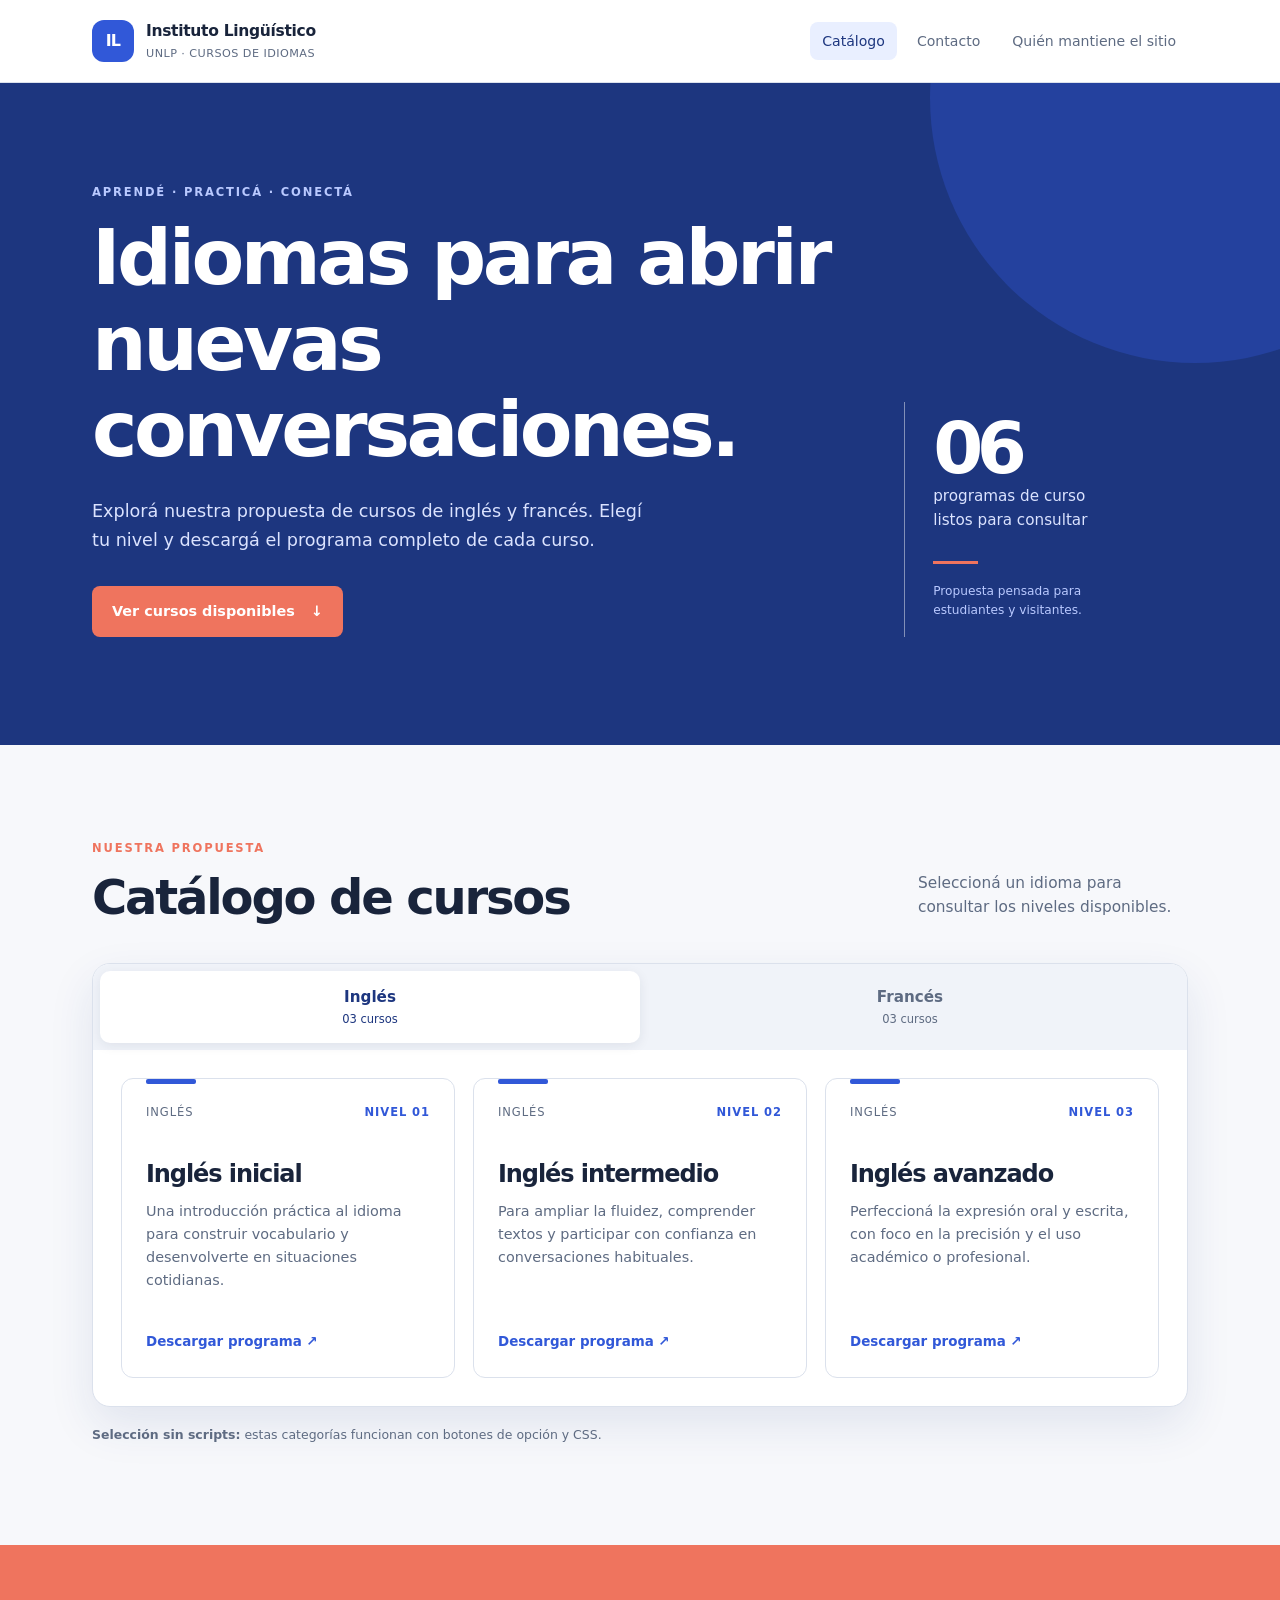
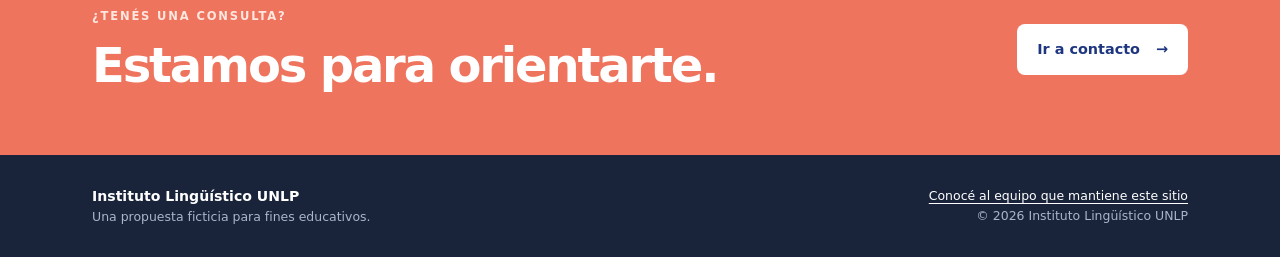
<file: OpenAI-GPT-5.6-Luna/index.html>
<!doctype html>
<html lang="es">
<head>
  <meta charset="utf-8">
  <meta name="viewport" content="width=device-width, initial-scale=1">
  <meta name="description" content="Catálogo de cursos de idiomas del Instituto Lingüístico UNLP.">
  <title>Catálogo de cursos | Instituto Lingüístico UNLP</title>
  <link rel="stylesheet" href="estilosIA.css">
</head>
<body>
  <a class="skip-link" href="#contenido">Saltar al contenido principal</a>

  <header class="site-header">
    <div class="container header-inner">
      <a class="brand" href="index.html" aria-label="Instituto Lingüístico UNLP, inicio">
        <span class="brand-mark" aria-hidden="true">IL</span>
        <span>
          <strong>Instituto Lingüístico</strong>
          <small>UNLP · Cursos de idiomas</small>
        </span>
      </a>
      <nav class="main-nav" aria-label="Navegación principal">
        <a class="active" href="index.html" aria-current="page">Catálogo</a>
        <a href="contacto.html">Contacto</a>
        <a href="mantenimiento.html">Quién mantiene el sitio</a>
      </nav>
    </div>
  </header>

  <main id="contenido">
    <section class="hero" aria-labelledby="titulo-principal">
      <div class="container hero-grid">
        <div class="hero-copy">
          <p class="eyebrow">Aprendé · practicá · conectá</p>
          <h1 id="titulo-principal">Idiomas para abrir nuevas conversaciones.</h1>
          <p class="hero-text">Explorá nuestra propuesta de cursos de inglés y francés. Elegí tu nivel y descargá el programa completo de cada curso.</p>
          <a class="button button-primary" href="#catalogo">Ver cursos disponibles <span aria-hidden="true">↓</span></a>
        </div>
        <aside class="hero-note" aria-label="Información destacada">
          <span class="note-number">06</span>
          <p>programas de curso listos para consultar</p>
          <span class="note-line" aria-hidden="true"></span>
          <p class="note-small">Propuesta pensada para estudiantes y visitantes.</p>
        </aside>
      </div>
    </section>

    <section class="catalog-section" id="catalogo" aria-labelledby="titulo-catalogo">
      <div class="container">
        <div class="section-heading">
          <div>
            <p class="eyebrow">Nuestra propuesta</p>
            <h2 id="titulo-catalogo">Catálogo de cursos</h2>
          </div>
          <p class="section-intro">Seleccioná un idioma para consultar los niveles disponibles.</p>
        </div>

        <div class="catalog-selector">
          <input class="visually-hidden" type="radio" name="idioma" id="ingles" checked>
          <input class="visually-hidden" type="radio" name="idioma" id="frances">
          <div class="category-tabs" role="tablist" aria-label="Categorías de cursos">
            <label class="category-tab" for="ingles" role="tab">Inglés <span>03 cursos</span></label>
            <label class="category-tab" for="frances" role="tab">Francés <span>03 cursos</span></label>
          </div>

          <div class="catalog-panels">
            <div class="course-grid panel-ingles" role="tabpanel" aria-labelledby="ingles">
              <article class="course-card course-card-blue">
                <div class="course-topline"><span class="course-language">Inglés</span><span class="course-level">Nivel 01</span></div>
                <h3>Inglés inicial</h3>
                <p>Una introducción práctica al idioma para construir vocabulario y desenvolverte en situaciones cotidianas.</p>
                <a class="download-link" href="programas/ingles-inicial.pdf" download>Descargar programa <span aria-hidden="true">↗</span><span class="visually-hidden"> de Inglés inicial en PDF</span></a>
              </article>
              <article class="course-card course-card-blue">
                <div class="course-topline"><span class="course-language">Inglés</span><span class="course-level">Nivel 02</span></div>
                <h3>Inglés intermedio</h3>
                <p>Para ampliar la fluidez, comprender textos y participar con confianza en conversaciones habituales.</p>
                <a class="download-link" href="programas/ingles-intermedio.pdf" download>Descargar programa <span aria-hidden="true">↗</span><span class="visually-hidden"> de Inglés intermedio en PDF</span></a>
              </article>
              <article class="course-card course-card-blue">
                <div class="course-topline"><span class="course-language">Inglés</span><span class="course-level">Nivel 03</span></div>
                <h3>Inglés avanzado</h3>
                <p>Perfeccioná la expresión oral y escrita, con foco en la precisión y el uso académico o profesional.</p>
                <a class="download-link" href="programas/ingles-avanzado.pdf" download>Descargar programa <span aria-hidden="true">↗</span><span class="visually-hidden"> de Inglés avanzado en PDF</span></a>
              </article>
            </div>

            <div class="course-grid panel-frances" role="tabpanel" aria-labelledby="frances" hidden>
              <article class="course-card course-card-coral">
                <div class="course-topline"><span class="course-language">Francés</span><span class="course-level">Nivel 01</span></div>
                <h3>Francés inicial</h3>
                <p>Empezá a comunicarte en francés con expresiones esenciales, pronunciación y vocabulario de uso frecuente.</p>
                <a class="download-link" href="programas/frances-inicial.pdf" download>Descargar programa <span aria-hidden="true">↗</span><span class="visually-hidden"> de Francés inicial en PDF</span></a>
              </article>
              <article class="course-card course-card-coral">
                <div class="course-topline"><span class="course-language">Francés</span><span class="course-level">Nivel 02</span></div>
                <h3>Francés intermedio</h3>
                <p>Desarrollá recursos para conversar, narrar experiencias y comprender materiales auténticos.</p>
                <a class="download-link" href="programas/frances-intermedio.pdf" download>Descargar programa <span aria-hidden="true">↗</span><span class="visually-hidden"> de Francés intermedio en PDF</span></a>
              </article>
              <article class="course-card course-card-coral">
                <div class="course-topline"><span class="course-language">Francés</span><span class="course-level">Nivel 03</span></div>
                <h3>Francés avanzado</h3>
                <p>Consolidá un uso preciso y natural del francés para contextos académicos, culturales y profesionales.</p>
                <a class="download-link" href="programas/frances-avanzado.pdf" download>Descargar programa <span aria-hidden="true">↗</span><span class="visually-hidden"> de Francés avanzado en PDF</span></a>
              </article>
            </div>
          </div>
        </div>
        <p class="static-note"><strong>Selección sin scripts:</strong> estas categorías funcionan con botones de opción y CSS.</p>
      </div>
    </section>

    <section class="callout-section" aria-labelledby="titulo-ayuda">
      <div class="container callout">
        <div>
          <p class="eyebrow">¿Tenés una consulta?</p>
          <h2 id="titulo-ayuda">Estamos para orientarte.</h2>
        </div>
        <a class="button button-light" href="contacto.html">Ir a contacto <span aria-hidden="true">→</span></a>
      </div>
    </section>
  </main>

  <footer class="site-footer">
    <div class="container footer-inner">
      <p><strong>Instituto Lingüístico UNLP</strong><br><span>Una propuesta ficticia para fines educativos.</span></p>
      <p class="footer-credit"><a href="mantenimiento.html">Conocé al equipo que mantiene este sitio</a><br>© 2026 Instituto Lingüístico UNLP</p>
    </div>
  </footer>
</body>
</html>
</file>
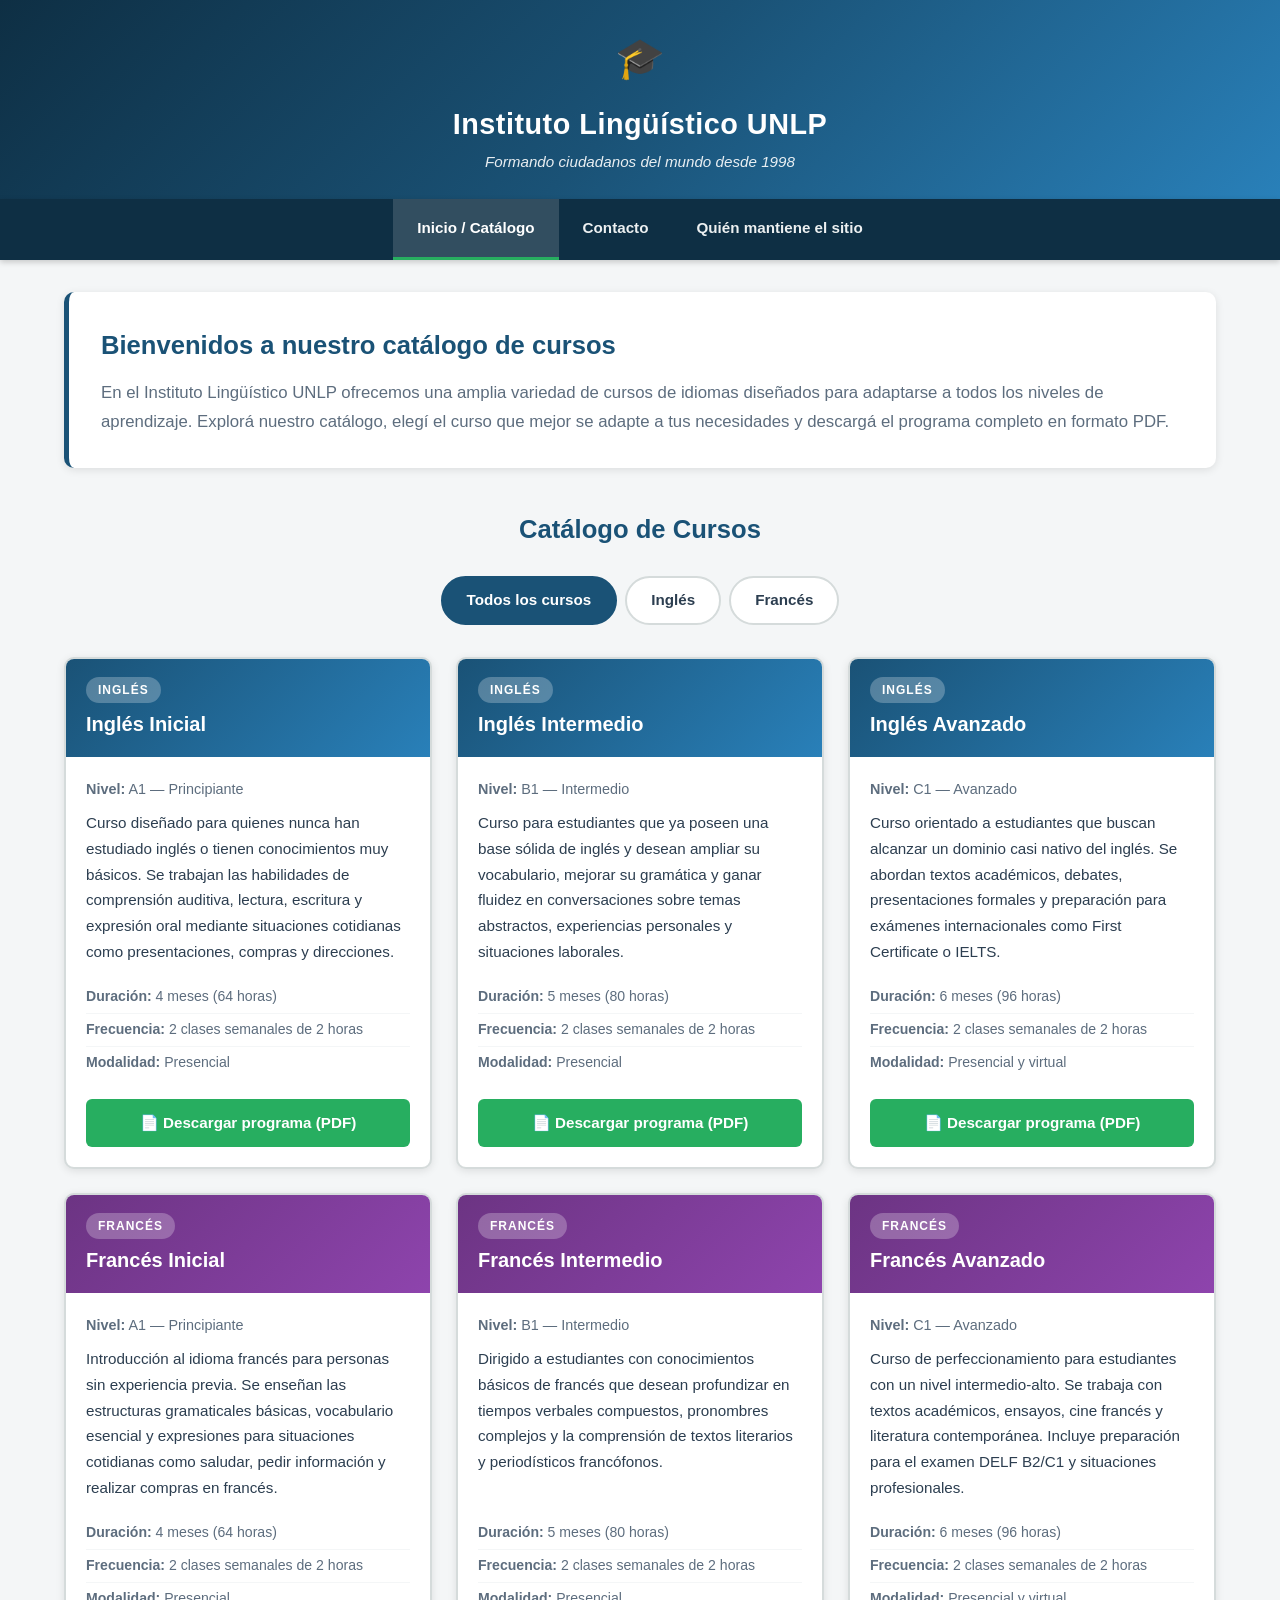
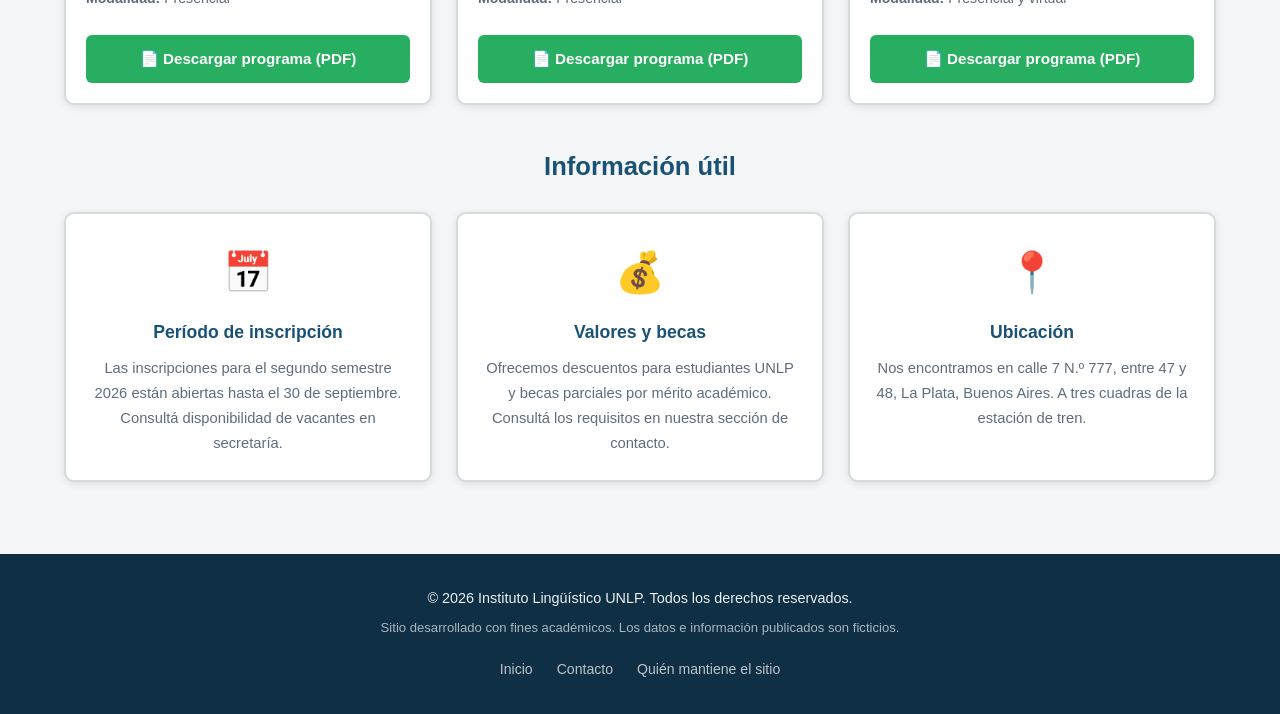
<file: Xioami-MiMo-V2.5-pro/index.html>
<!DOCTYPE html>
<html lang="es">
<head>
    <meta charset="UTF-8">
    <meta name="viewport" content="width=device-width, initial-scale=1.0">
    <meta name="description" content="Instituto Lingüístico UNLP - Catálogo de cursos de idiomas. Cursos de inglés y francés para todos los niveles.">
    <title>Instituto Lingüístico UNLP - Catálogo de Cursos</title>
    <link rel="stylesheet" href="estilosIA.css">
</head>
<body>
    <!-- Enlace de salto para accesibilidad -->
    <a href="#contenido-principal" class="skip-link">Saltar al contenido principal</a>

    <!-- Encabezado institucional -->
    <header class="encabezado">
        <div class="contenedor-header">
            <div class="logo-titulo">
                <span class="logo-icono" aria-hidden="true">🎓</span>
                <div>
                    <h1>Instituto Lingüístico UNLP</h1>
                    <p class="eslogan">Formando ciudadanos del mundo desde 1998</p>
                </div>
            </div>
        </div>
    </header>

    <!-- Navegación principal -->
    <nav class="navegacion" aria-label="Navegación principal">
        <input type="checkbox" id="menu-toggle" class="menu-toggle" aria-label="Abrir menú de navegación">
        <label for="menu-toggle" class="menu-hamburguesa" aria-hidden="true">
            <span></span>
            <span></span>
            <span></span>
        </label>
        <ul class="menu">
            <li><a href="index.html" class="activo" aria-current="page">Inicio / Catálogo</a></li>
            <li><a href="contacto.html">Contacto</a></li>
            <li><a href="mantenimiento.html">Quién mantiene el sitio</a></li>
        </ul>
    </nav>

    <!-- Contenido principal -->
    <main class="contenido-principal" id="contenido-principal">
        <!-- Sección de bienvenida -->
        <section class="bienvenida" aria-labelledby="titulo-bienvenida">
            <h2 id="titulo-bienvenida">Bienvenidos a nuestro catálogo de cursos</h2>
            <p>
                En el Instituto Lingüístico UNLP ofrecemos una amplia variedad de cursos de idiomas
                diseñados para adaptarse a todos los niveles de aprendizaje. Explorá nuestro catálogo,
                elegí el curso que mejor se adapte a tus necesidades y descargá el programa completo en formato PDF.
            </p>
        </section>

        <!-- Selector de categoría (radio buttons + CSS) -->
        <section class="catalogo" aria-labelledby="titulo-catalogo">
            <h2 id="titulo-catalogo">Catálogo de Cursos</h2>

            <!-- Radio inputs como hijos directos de section (necesario para CSS ~) -->
            <input type="radio" name="categoria" id="cat-todos" class="radio-categoria" checked>
            <input type="radio" name="categoria" id="cat-ingles" class="radio-categoria">
            <input type="radio" name="categoria" id="cat-frances" class="radio-categoria">

            <div class="selector-categoria" role="radiogroup" aria-label="Seleccionar idioma">
                <label for="cat-todos" class="etiqueta-categoria">Todos los cursos</label>
                <label for="cat-ingles" class="etiqueta-categoria">Inglés</label>
                <label for="cat-frances" class="etiqueta-categoria">Francés</label>
            </div>

            <!-- Contenedor de tarjetas de cursos -->
            <div class="grilla-cursos">
                <!-- Cursos de Inglés -->
                <article class="tarjeta-curso tarjeta-ingles" aria-labelledby="ingles-inicial-titulo">
                    <div class="encabezado-tarjeta encabezado-ingles">
                        <span class="badge-idioma">Inglés</span>
                        <h3 id="ingles-inicial-titulo">Inglés Inicial</h3>
                    </div>
                    <div class="cuerpo-tarjeta">
                        <p class="nivel-curso"><strong>Nivel:</strong> A1 — Principiante</p>
                        <p class="descripcion-curso">
                            Curso diseñado para quienes nunca han estudiado inglés o tienen conocimientos muy básicos.
                            Se trabajan las habilidades de comprensión auditiva, lectura, escritura y expresión oral
                            mediante situaciones cotidianas como presentaciones, compras y direcciones.
                        </p>
                        <ul class="detalles-curso">
                            <li><strong>Duración:</strong> 4 meses (64 horas)</li>
                            <li><strong>Frecuencia:</strong> 2 clases semanales de 2 horas</li>
                            <li><strong>Modalidad:</strong> Presencial</li>
                        </ul>
                        <a href="programas/ingles-inicial.pdf" class="boton-descargar" download>
                            📄 Descargar programa (PDF)
                        </a>
                    </div>
                </article>

                <article class="tarjeta-curso tarjeta-ingles" aria-labelledby="ingles-intermedio-titulo">
                    <div class="encabezado-tarjeta encabezado-ingles">
                        <span class="badge-idioma">Inglés</span>
                        <h3 id="ingles-intermedio-titulo">Inglés Intermedio</h3>
                    </div>
                    <div class="cuerpo-tarjeta">
                        <p class="nivel-curso"><strong>Nivel:</strong> B1 — Intermedio</p>
                        <p class="descripcion-curso">
                            Curso para estudiantes que ya poseen una base sólida de inglés y desean ampliar su vocabulario,
                            mejorar su gramática y ganar fluidez en conversaciones sobre temas abstractos,
                            experiencias personales y situaciones laborales.
                        </p>
                        <ul class="detalles-curso">
                            <li><strong>Duración:</strong> 5 meses (80 horas)</li>
                            <li><strong>Frecuencia:</strong> 2 clases semanales de 2 horas</li>
                            <li><strong>Modalidad:</strong> Presencial</li>
                        </ul>
                        <a href="programas/ingles-intermedio.pdf" class="boton-descargar" download>
                            📄 Descargar programa (PDF)
                        </a>
                    </div>
                </article>

                <article class="tarjeta-curso tarjeta-ingles" aria-labelledby="ingles-avanzado-titulo">
                    <div class="encabezado-tarjeta encabezado-ingles">
                        <span class="badge-idioma">Inglés</span>
                        <h3 id="ingles-avanzado-titulo">Inglés Avanzado</h3>
                    </div>
                    <div class="cuerpo-tarjeta">
                        <p class="nivel-curso"><strong>Nivel:</strong> C1 — Avanzado</p>
                        <p class="descripcion-curso">
                            Curso orientado a estudiantes que buscan alcanzar un dominio casi nativo del inglés.
                            Se abordan textos académicos, debates, presentaciones formales y preparación para
                            exámenes internacionales como First Certificate o IELTS.
                        </p>
                        <ul class="detalles-curso">
                            <li><strong>Duración:</strong> 6 meses (96 horas)</li>
                            <li><strong>Frecuencia:</strong> 2 clases semanales de 2 horas</li>
                            <li><strong>Modalidad:</strong> Presencial y virtual</li>
                        </ul>
                        <a href="programas/ingles-avanzado.pdf" class="boton-descargar" download>
                            📄 Descargar programa (PDF)
                        </a>
                    </div>
                </article>

                <!-- Cursos de Francés -->
                <article class="tarjeta-curso tarjeta-frances" aria-labelledby="frances-inicial-titulo">
                    <div class="encabezado-tarjeta encabezado-frances">
                        <span class="badge-idioma">Francés</span>
                        <h3 id="frances-inicial-titulo">Francés Inicial</h3>
                    </div>
                    <div class="cuerpo-tarjeta">
                        <p class="nivel-curso"><strong>Nivel:</strong> A1 — Principiante</p>
                        <p class="descripcion-curso">
                            Introducción al idioma francés para personas sin experiencia previa.
                            Se enseñan las estructuras gramaticales básicas, vocabulario esencial y
                            expresiones para situaciones cotidianas como saludar, pedir información
                            y realizar compras en francés.
                        </p>
                        <ul class="detalles-curso">
                            <li><strong>Duración:</strong> 4 meses (64 horas)</li>
                            <li><strong>Frecuencia:</strong> 2 clases semanales de 2 horas</li>
                            <li><strong>Modalidad:</strong> Presencial</li>
                        </ul>
                        <a href="programas/frances-inicial.pdf" class="boton-descargar" download>
                            📄 Descargar programa (PDF)
                        </a>
                    </div>
                </article>

                <article class="tarjeta-curso tarjeta-frances" aria-labelledby="frances-intermedio-titulo">
                    <div class="encabezado-tarjeta encabezado-frances">
                        <span class="badge-idioma">Francés</span>
                        <h3 id="frances-intermedio-titulo">Francés Intermedio</h3>
                    </div>
                    <div class="cuerpo-tarjeta">
                        <p class="nivel-curso"><strong>Nivel:</strong> B1 — Intermedio</p>
                        <p class="descripcion-curso">
                            Dirigido a estudiantes con conocimientos básicos de francés que desean
                            profundizar en tiempos verbales compuestos, pronombres complejos y
                            la comprensión de textos literarios y periodísticos francófonos.
                        </p>
                        <ul class="detalles-curso">
                            <li><strong>Duración:</strong> 5 meses (80 horas)</li>
                            <li><strong>Frecuencia:</strong> 2 clases semanales de 2 horas</li>
                            <li><strong>Modalidad:</strong> Presencial</li>
                        </ul>
                        <a href="programas/frances-intermedio.pdf" class="boton-descargar" download>
                            📄 Descargar programa (PDF)
                        </a>
                    </div>
                </article>

                <article class="tarjeta-curso tarjeta-frances" aria-labelledby="frances-avanzado-titulo">
                    <div class="encabezado-tarjeta encabezado-frances">
                        <span class="badge-idioma">Francés</span>
                        <h3 id="frances-avanzado-titulo">Francés Avanzado</h3>
                    </div>
                    <div class="cuerpo-tarjeta">
                        <p class="nivel-curso"><strong>Nivel:</strong> C1 — Avanzado</p>
                        <p class="descripcion-curso">
                            Curso de perfeccionamiento para estudiantes con un nivel intermedio-alto.
                            Se trabaja con textos académicos, ensayos, cine francés y literatura contemporánea.
                            Incluye preparación para el examen DELF B2/C1 y situaciones profesionales.
                        </p>
                        <ul class="detalles-curso">
                            <li><strong>Duración:</strong> 6 meses (96 horas)</li>
                            <li><strong>Frecuencia:</strong> 2 clases semanales de 2 horas</li>
                            <li><strong>Modalidad:</strong> Presencial y virtual</li>
                        </ul>
                        <a href="programas/frances-avanzado.pdf" class="boton-descargar" download>
                            📄 Descargar programa (PDF)
                        </a>
                    </div>
                </article>
            </div>
        </section>

        <!-- Información adicional -->
        <section class="info-adicional" aria-labelledby="titulo-info">
            <h2 id="titulo-info">Información útil</h2>
            <div class="grilla-info">
                <div class="tarjeta-info">
                    <span class="icono-info" aria-hidden="true">📅</span>
                    <h3>Período de inscripción</h3>
                    <p>Las inscripciones para el segundo semestre 2026 están abiertas hasta el 30 de septiembre. Consultá disponibilidad de vacantes en secretaría.</p>
                </div>
                <div class="tarjeta-info">
                    <span class="icono-info" aria-hidden="true">💰</span>
                    <h3>Valores y becas</h3>
                    <p>Ofrecemos descuentos para estudiantes UNLP y becas parciales por mérito académico. Consultá los requisitos en nuestra sección de contacto.</p>
                </div>
                <div class="tarjeta-info">
                    <span class="icono-info" aria-hidden="true">📍</span>
                    <h3>Ubicación</h3>
                    <p>Nos encontramos en calle 7 N.º 777, entre 47 y 48, La Plata, Buenos Aires. A tres cuadras de la estación de tren.</p>
                </div>
            </div>
        </section>
    </main>

    <!-- Pie de página -->
    <footer class="pie-pagina">
        <div class="contenedor-footer">
            <p>&copy; 2026 Instituto Lingüístico UNLP. Todos los derechos reservados.</p>
            <p class="aviso-legal">Sitio desarrollado con fines académicos. Los datos e información publicados son ficticios.</p>
            <nav aria-label="Enlaces del pie de página">
                <ul class="menu-footer">
                    <li><a href="index.html">Inicio</a></li>
                    <li><a href="contacto.html">Contacto</a></li>
                    <li><a href="mantenimiento.html">Quién mantiene el sitio</a></li>
                </ul>
            </nav>
        </div>
    </footer>
</body>
</html>
</file>
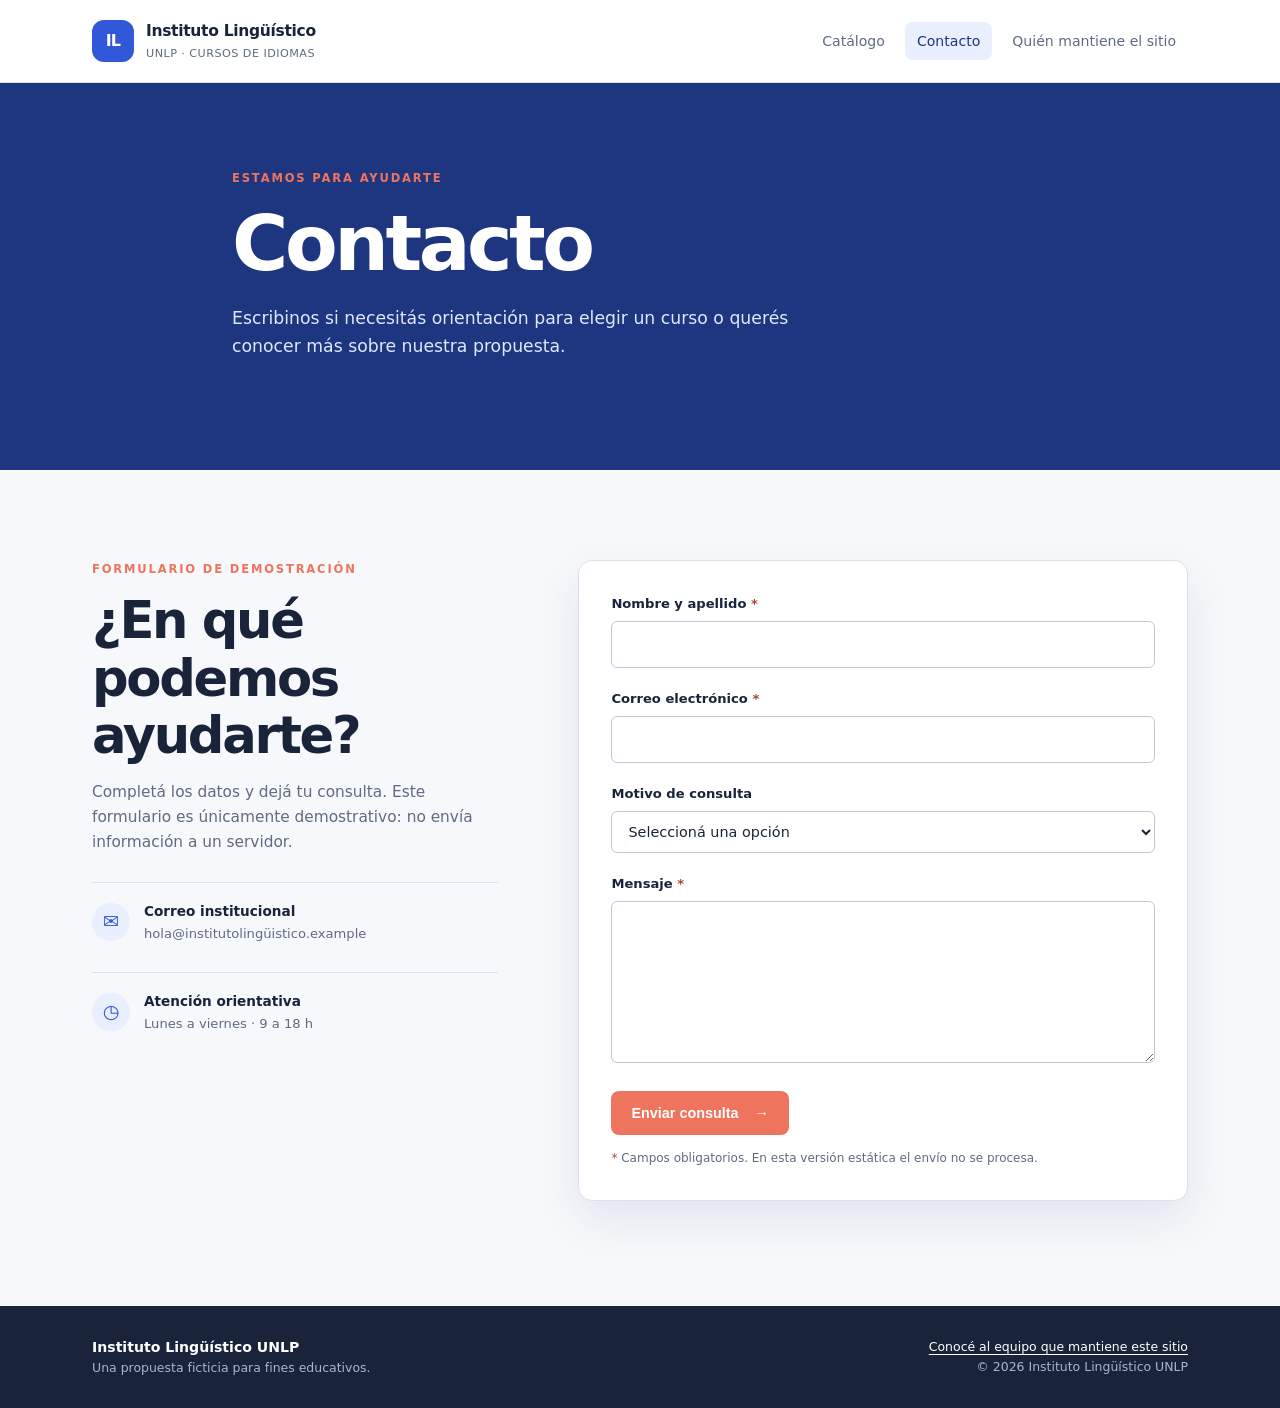
<file: OpenAI-GPT-5.6-Luna/contacto.html>
<!doctype html>
<html lang="es">
<head>
  <meta charset="utf-8">
  <meta name="viewport" content="width=device-width, initial-scale=1">
  <meta name="description" content="Formulario de contacto del Instituto Lingüístico UNLP.">
  <title>Contacto | Instituto Lingüístico UNLP</title>
  <link rel="stylesheet" href="estilosIA.css">
</head>
<body>
  <a class="skip-link" href="#contenido">Saltar al contenido principal</a>
  <header class="site-header">
    <div class="container header-inner">
      <a class="brand" href="index.html" aria-label="Instituto Lingüístico UNLP, inicio">
        <span class="brand-mark" aria-hidden="true">IL</span>
        <span><strong>Instituto Lingüístico</strong><small>UNLP · Cursos de idiomas</small></span>
      </a>
      <nav class="main-nav" aria-label="Navegación principal">
        <a href="index.html">Catálogo</a>
        <a class="active" href="contacto.html" aria-current="page">Contacto</a>
        <a href="mantenimiento.html">Quién mantiene el sitio</a>
      </nav>
    </div>
  </header>

  <main id="contenido">
    <section class="page-hero" aria-labelledby="titulo-contacto">
      <div class="container narrow-container">
        <p class="eyebrow">Estamos para ayudarte</p>
        <h1 id="titulo-contacto">Contacto</h1>
        <p>Escribinos si necesitás orientación para elegir un curso o querés conocer más sobre nuestra propuesta.</p>
      </div>
    </section>

    <section class="form-section" aria-labelledby="titulo-formulario">
      <div class="container form-layout">
        <div class="form-intro">
          <p class="eyebrow">Formulario de demostración</p>
          <h2 id="titulo-formulario">¿En qué podemos ayudarte?</h2>
          <p>Completá los datos y dejá tu consulta. Este formulario es únicamente demostrativo: no envía información a un servidor.</p>
          <div class="contact-detail"><span aria-hidden="true">✉</span><p><strong>Correo institucional</strong><br>hola@institutolingüistico.example</p></div>
          <div class="contact-detail"><span aria-hidden="true">◷</span><p><strong>Atención orientativa</strong><br>Lunes a viernes · 9 a 18 h</p></div>
        </div>
        <form class="contact-form" action="#" method="post">
          <div class="form-field">
            <label for="nombre">Nombre y apellido <span aria-hidden="true">*</span></label>
            <input type="text" id="nombre" name="nombre" autocomplete="name" required>
          </div>
          <div class="form-field">
            <label for="correo">Correo electrónico <span aria-hidden="true">*</span></label>
            <input type="email" id="correo" name="correo" autocomplete="email" required>
          </div>
          <div class="form-field">
            <label for="motivo">Motivo de consulta</label>
            <select id="motivo" name="motivo">
              <option value="">Seleccioná una opción</option>
              <option value="curso">Información sobre un curso</option>
              <option value="inscripcion">Inscripción y requisitos</option>
              <option value="otro">Otra consulta</option>
            </select>
          </div>
          <div class="form-field">
            <label for="mensaje">Mensaje <span aria-hidden="true">*</span></label>
            <textarea id="mensaje" name="mensaje" rows="6" required></textarea>
          </div>
          <button class="button button-primary" type="submit">Enviar consulta <span aria-hidden="true">→</span></button>
          <p class="required-note"><span aria-hidden="true">*</span> Campos obligatorios. En esta versión estática el envío no se procesa.</p>
        </form>
      </div>
    </section>
  </main>

  <footer class="site-footer">
    <div class="container footer-inner">
      <p><strong>Instituto Lingüístico UNLP</strong><br><span>Una propuesta ficticia para fines educativos.</span></p>
      <p class="footer-credit"><a href="mantenimiento.html">Conocé al equipo que mantiene este sitio</a><br>© 2026 Instituto Lingüístico UNLP</p>
    </div>
  </footer>
</body>
</html>
</file>
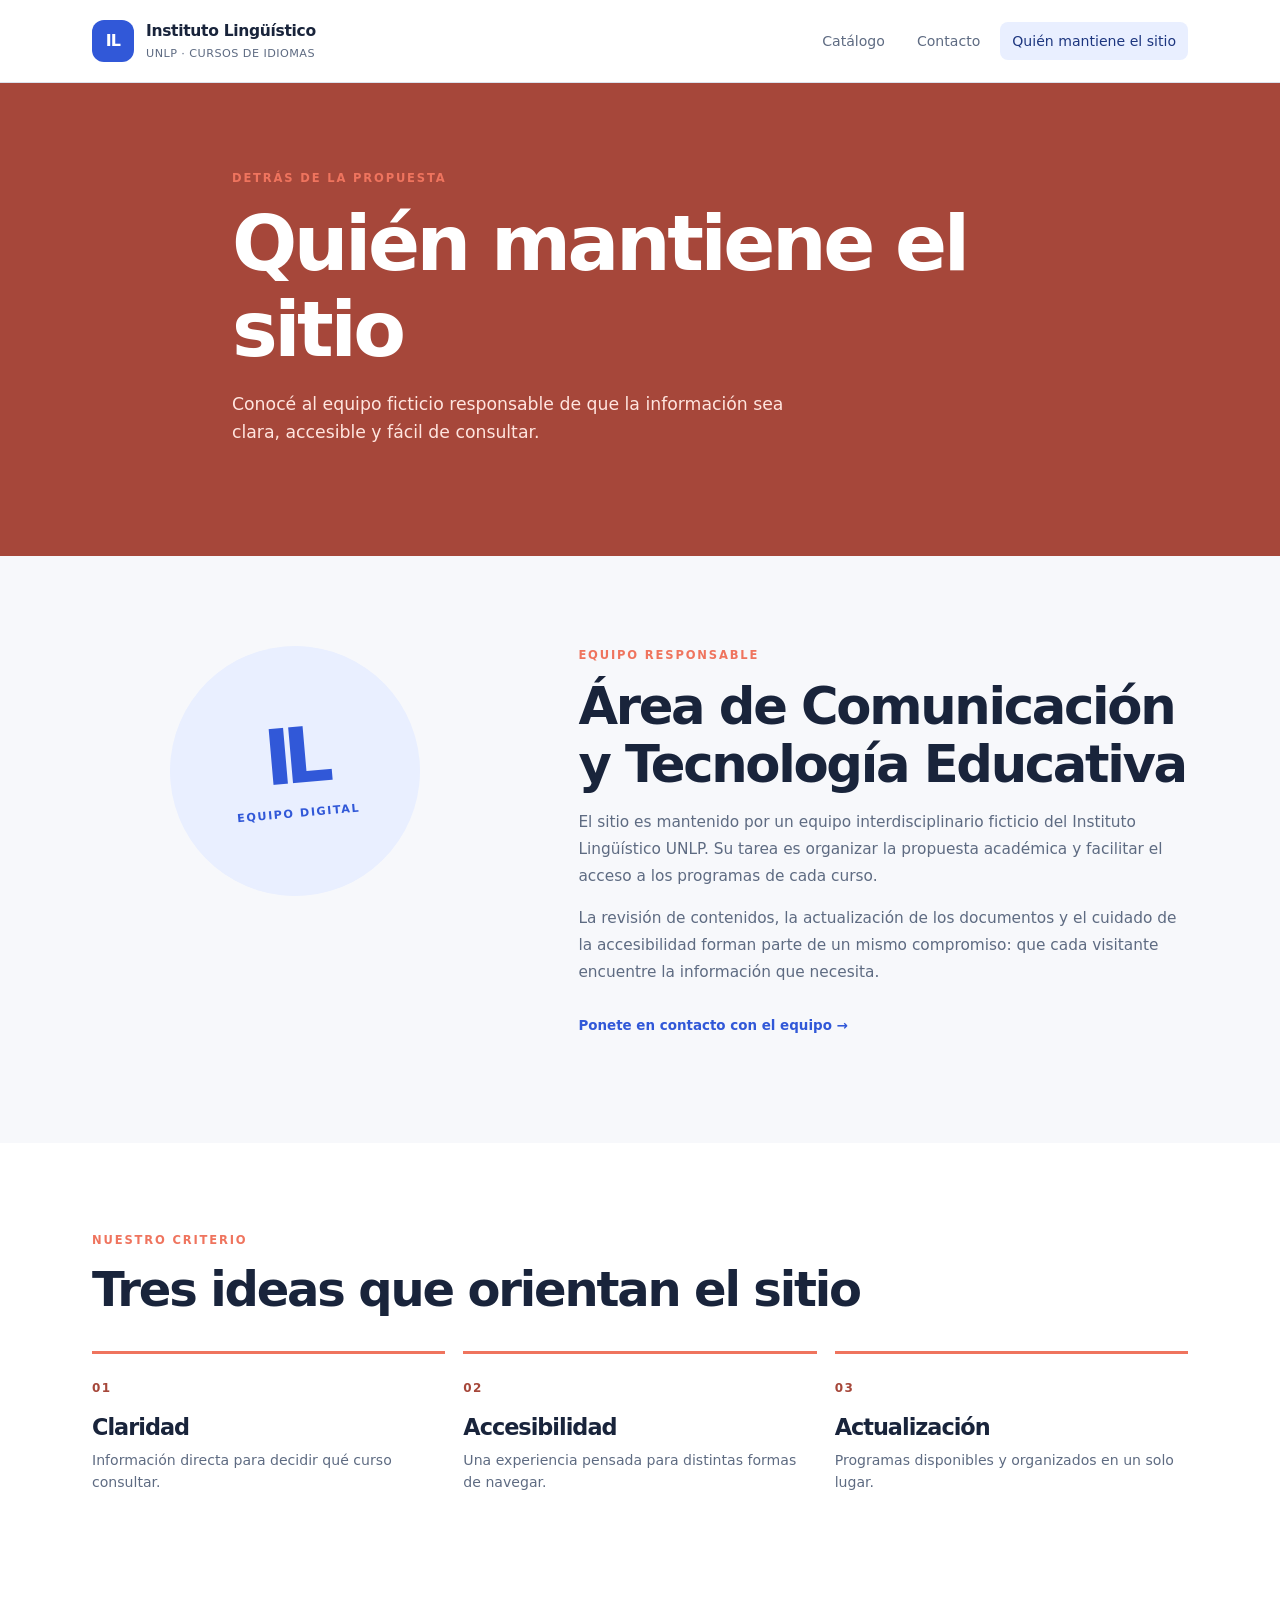
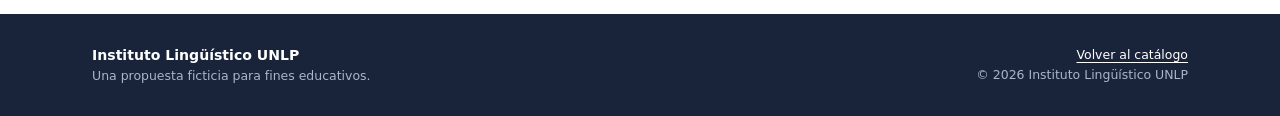
<file: OpenAI-GPT-5.6-Luna/mantenimiento.html>
<!doctype html>
<html lang="es">
<head>
  <meta charset="utf-8">
  <meta name="viewport" content="width=device-width, initial-scale=1">
  <meta name="description" content="Información sobre el equipo responsable del sitio del Instituto Lingüístico UNLP.">
  <title>Quién mantiene el sitio | Instituto Lingüístico UNLP</title>
  <link rel="stylesheet" href="estilosIA.css">
</head>
<body>
  <a class="skip-link" href="#contenido">Saltar al contenido principal</a>
  <header class="site-header">
    <div class="container header-inner">
      <a class="brand" href="index.html" aria-label="Instituto Lingüístico UNLP, inicio">
        <span class="brand-mark" aria-hidden="true">IL</span>
        <span><strong>Instituto Lingüístico</strong><small>UNLP · Cursos de idiomas</small></span>
      </a>
      <nav class="main-nav" aria-label="Navegación principal">
        <a href="index.html">Catálogo</a>
        <a href="contacto.html">Contacto</a>
        <a class="active" href="mantenimiento.html" aria-current="page">Quién mantiene el sitio</a>
      </nav>
    </div>
  </header>

  <main id="contenido">
    <section class="page-hero page-hero-coral" aria-labelledby="titulo-mantenimiento">
      <div class="container narrow-container">
        <p class="eyebrow">Detrás de la propuesta</p>
        <h1 id="titulo-mantenimiento">Quién mantiene el sitio</h1>
        <p>Conocé al equipo ficticio responsable de que la información sea clara, accesible y fácil de consultar.</p>
      </div>
    </section>

    <section class="team-section" aria-labelledby="titulo-equipo">
      <div class="container team-layout">
        <div class="team-badge" aria-hidden="true"><span>IL</span><small>equipo digital</small></div>
        <div class="team-copy">
          <p class="eyebrow">Equipo responsable</p>
          <h2 id="titulo-equipo">Área de Comunicación y Tecnología Educativa</h2>
          <p>El sitio es mantenido por un equipo interdisciplinario ficticio del Instituto Lingüístico UNLP. Su tarea es organizar la propuesta académica y facilitar el acceso a los programas de cada curso.</p>
          <p>La revisión de contenidos, la actualización de los documentos y el cuidado de la accesibilidad forman parte de un mismo compromiso: que cada visitante encuentre la información que necesita.</p>
          <a class="text-link" href="contacto.html">Ponete en contacto con el equipo <span aria-hidden="true">→</span></a>
        </div>
      </div>
    </section>
    <section class="values-section" aria-labelledby="titulo-valores">
      <div class="container">
        <p class="eyebrow">Nuestro criterio</p>
        <h2 id="titulo-valores">Tres ideas que orientan el sitio</h2>
        <div class="values-grid">
          <article><span class="value-number">01</span><h3>Claridad</h3><p>Información directa para decidir qué curso consultar.</p></article>
          <article><span class="value-number">02</span><h3>Accesibilidad</h3><p>Una experiencia pensada para distintas formas de navegar.</p></article>
          <article><span class="value-number">03</span><h3>Actualización</h3><p>Programas disponibles y organizados en un solo lugar.</p></article>
        </div>
      </div>
    </section>
  </main>

  <footer class="site-footer">
    <div class="container footer-inner">
      <p><strong>Instituto Lingüístico UNLP</strong><br><span>Una propuesta ficticia para fines educativos.</span></p>
      <p class="footer-credit"><a href="index.html">Volver al catálogo</a><br>© 2026 Instituto Lingüístico UNLP</p>
    </div>
  </footer>
</body>
</html>
</file>
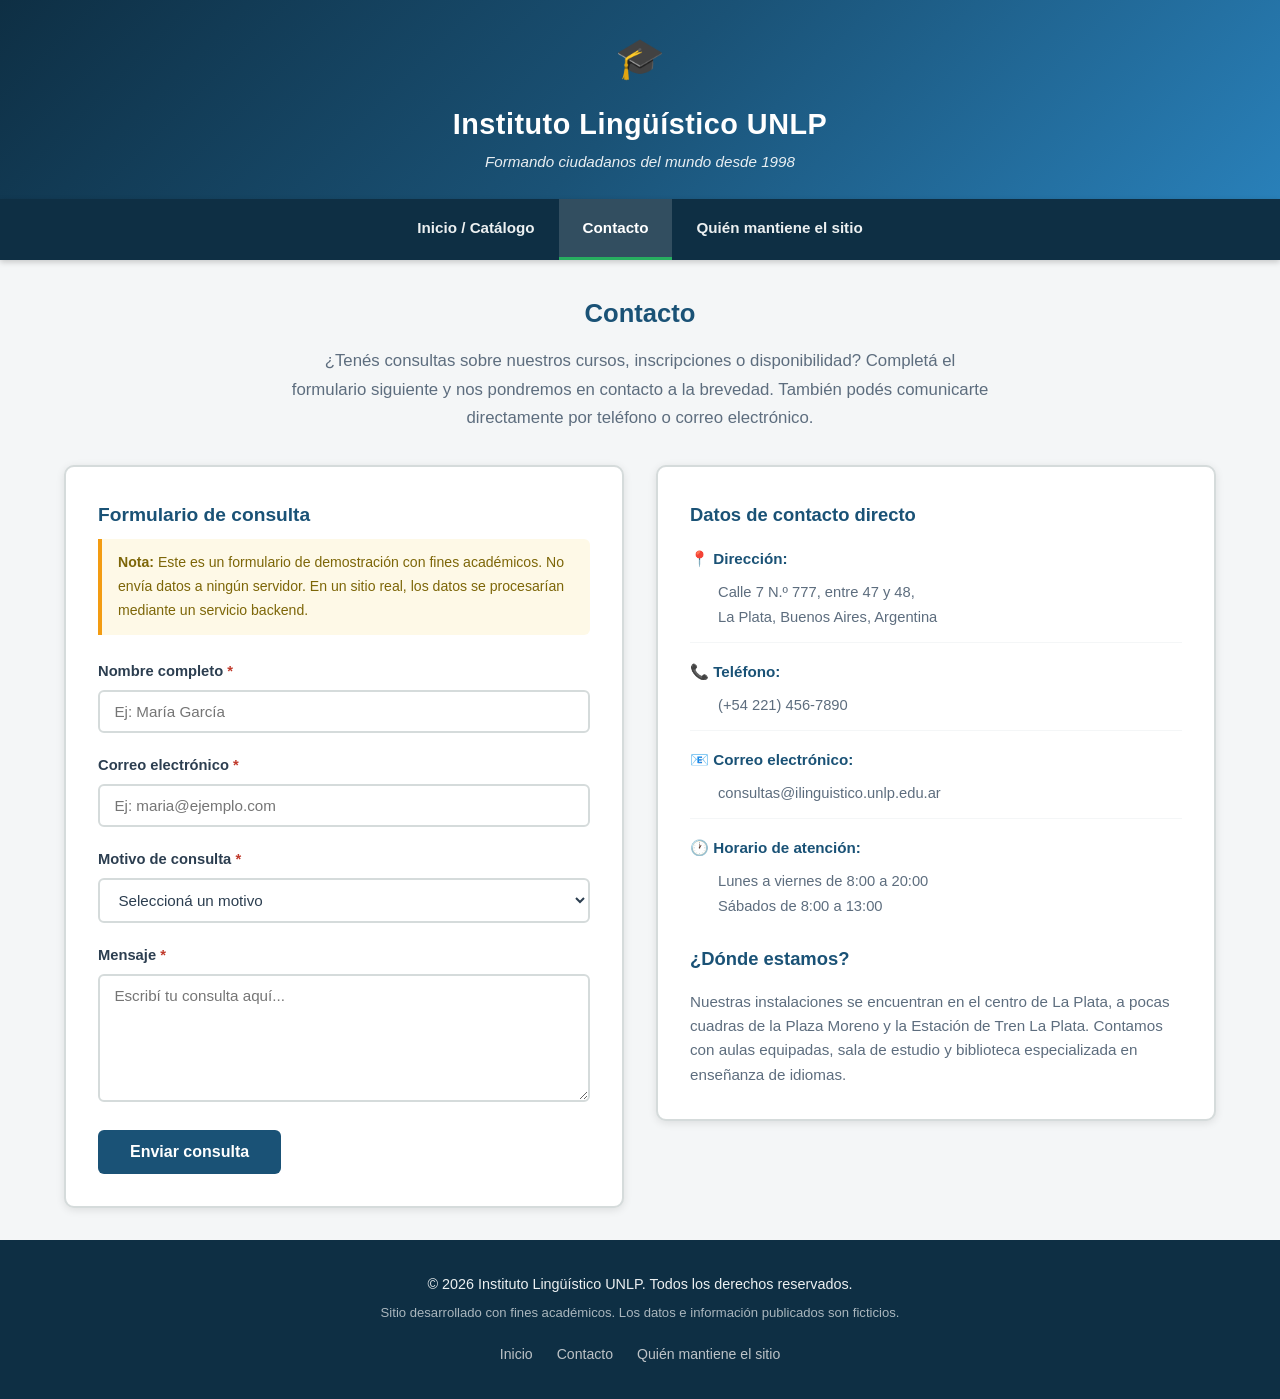
<file: Xioami-MiMo-V2.5-pro/contacto.html>
<!DOCTYPE html>
<html lang="es">
<head>
    <meta charset="UTF-8">
    <meta name="viewport" content="width=device-width, initial-scale=1.0">
    <meta name="description" content="Contacto - Instituto Lingüístico UNLP. Formulario de consulta y datos de contacto.">
    <title>Contacto - Instituto Lingüístico UNLP</title>
    <link rel="stylesheet" href="estilosIA.css">
</head>
<body>
    <!-- Enlace de salto para accesibilidad -->
    <a href="#contenido-principal" class="skip-link">Saltar al contenido principal</a>

    <!-- Encabezado institucional -->
    <header class="encabezado">
        <div class="contenedor-header">
            <div class="logo-titulo">
                <span class="logo-icono" aria-hidden="true">🎓</span>
                <div>
                    <h1>Instituto Lingüístico UNLP</h1>
                    <p class="eslogan">Formando ciudadanos del mundo desde 1998</p>
                </div>
            </div>
        </div>
    </header>

    <!-- Navegación principal -->
    <nav class="navegacion" aria-label="Navegación principal">
        <input type="checkbox" id="menu-toggle" class="menu-toggle" aria-label="Abrir menú de navegación">
        <label for="menu-toggle" class="menu-hamburguesa" aria-hidden="true">
            <span></span>
            <span></span>
            <span></span>
        </label>
        <ul class="menu">
            <li><a href="index.html">Inicio / Catálogo</a></li>
            <li><a href="contacto.html" class="activo" aria-current="page">Contacto</a></li>
            <li><a href="mantenimiento.html">Quién mantiene el sitio</a></li>
        </ul>
    </nav>

    <!-- Contenido principal -->
    <main class="contenido-principal" id="contenido-principal">
        <section class="seccion-contacto" aria-labelledby="titulo-contacto">
            <h2 id="titulo-contacto">Contacto</h2>
            <p class="intro-contacto">
                ¿Tenés consultas sobre nuestros cursos, inscripciones o disponibilidad? Completá el
                formulario siguiente y nos pondremos en contacto a la brevedad. También podés
                comunicarte directamente por teléfono o correo electrónico.
            </p>

            <div class="contacto-layout">
                <!-- Formulario de contacto -->
                <div class="contenedor-formulario">
                    <h3>Formulario de consulta</h3>
                    <p class="aviso-demo">
                        <strong>Nota:</strong> Este es un formulario de demostración con fines académicos.
                        No envía datos a ningún servidor. En un sitio real, los datos se procesarían mediante
                        un servicio backend.
                    </p>

                    <form class="formulario-contacto" action="#" method="post" aria-describedby="aviso-demo">
                        <div class="campo-formulario">
                            <label for="nombre">Nombre completo <span class="obligatorio" aria-hidden="true">*</span></label>
                            <input type="text" id="nombre" name="nombre" required
                                   placeholder="Ej: María García" autocomplete="name"
                                   aria-required="true">
                        </div>

                        <div class="campo-formulario">
                            <label for="email">Correo electrónico <span class="obligatorio" aria-hidden="true">*</span></label>
                            <input type="email" id="email" name="email" required
                                   placeholder="Ej: maria@ejemplo.com" autocomplete="email"
                                   aria-required="true">
                        </div>

                        <div class="campo-formulario">
                            <label for="motivo">Motivo de consulta <span class="obligatorio" aria-hidden="true">*</span></label>
                            <select id="motivo" name="motivo" required aria-required="true">
                                <option value="" disabled selected>Seleccioná un motivo</option>
                                <option value="inscripcion">Información sobre inscripciones</option>
                                <option value="cursos">Consulta sobre cursos disponibles</option>
                                <option value="precios">Valores y formas de pago</option>
                                <option value="becas">Becas y descuentos</option>
                                <option value="horarios">Horarios y modalidades</option>
                                <option value="otros">Otros</option>
                            </select>
                        </div>

                        <div class="campo-formulario">
                            <label for="mensaje">Mensaje <span class="obligatorio" aria-hidden="true">*</span></label>
                            <textarea id="mensaje" name="mensaje" rows="6" required
                                      placeholder="Escribí tu consulta aquí..."
                                      aria-required="true"></textarea>
                        </div>

                        <div class="campo-formulario">
                            <button type="submit" class="boton-enviar">Enviar consulta</button>
                        </div>
                    </form>
                </div>

                <!-- Información de contacto directo -->
                <aside class="info-contacto-directo" aria-labelledby="titulo-datos-contacto">
                    <h3 id="titulo-datos-contacto">Datos de contacto directo</h3>
                    <address>
                        <ul class="lista-contacto">
                            <li>
                                <strong>📍 Dirección:</strong>
                                <span>Calle 7 N.º 777, entre 47 y 48,<br>La Plata, Buenos Aires, Argentina</span>
                            </li>
                            <li>
                                <strong>📞 Teléfono:</strong>
                                <span>(+54 221) 456-7890</span>
                            </li>
                            <li>
                                <strong>📧 Correo electrónico:</strong>
                                <span>consultas@ilinguistico.unlp.edu.ar</span>
                            </li>
                            <li>
                                <strong>🕐 Horario de atención:</strong>
                                <span>Lunes a viernes de 8:00 a 20:00<br>Sábados de 8:00 a 13:00</span>
                            </li>
                        </ul>
                    </address>

                    <h3>¿Dónde estamos?</h3>
                    <p>
                        Nuestras instalaciones se encuentran en el centro de La Plata, a pocas cuadras
                        de la Plaza Moreno y la Estación de Tren La Plata. Contamos con aulas equipadas,
                        sala de estudio y biblioteca especializada en enseñanza de idiomas.
                    </p>
                </aside>
            </div>
        </section>
    </main>

    <!-- Pie de página -->
    <footer class="pie-pagina">
        <div class="contenedor-footer">
            <p>&copy; 2026 Instituto Lingüístico UNLP. Todos los derechos reservados.</p>
            <p class="aviso-legal">Sitio desarrollado con fines académicos. Los datos e información publicados son ficticios.</p>
            <nav aria-label="Enlaces del pie de página">
                <ul class="menu-footer">
                    <li><a href="index.html">Inicio</a></li>
                    <li><a href="contacto.html">Contacto</a></li>
                    <li><a href="mantenimiento.html">Quién mantiene el sitio</a></li>
                </ul>
            </nav>
        </div>
    </footer>
</body>
</html>
</file>
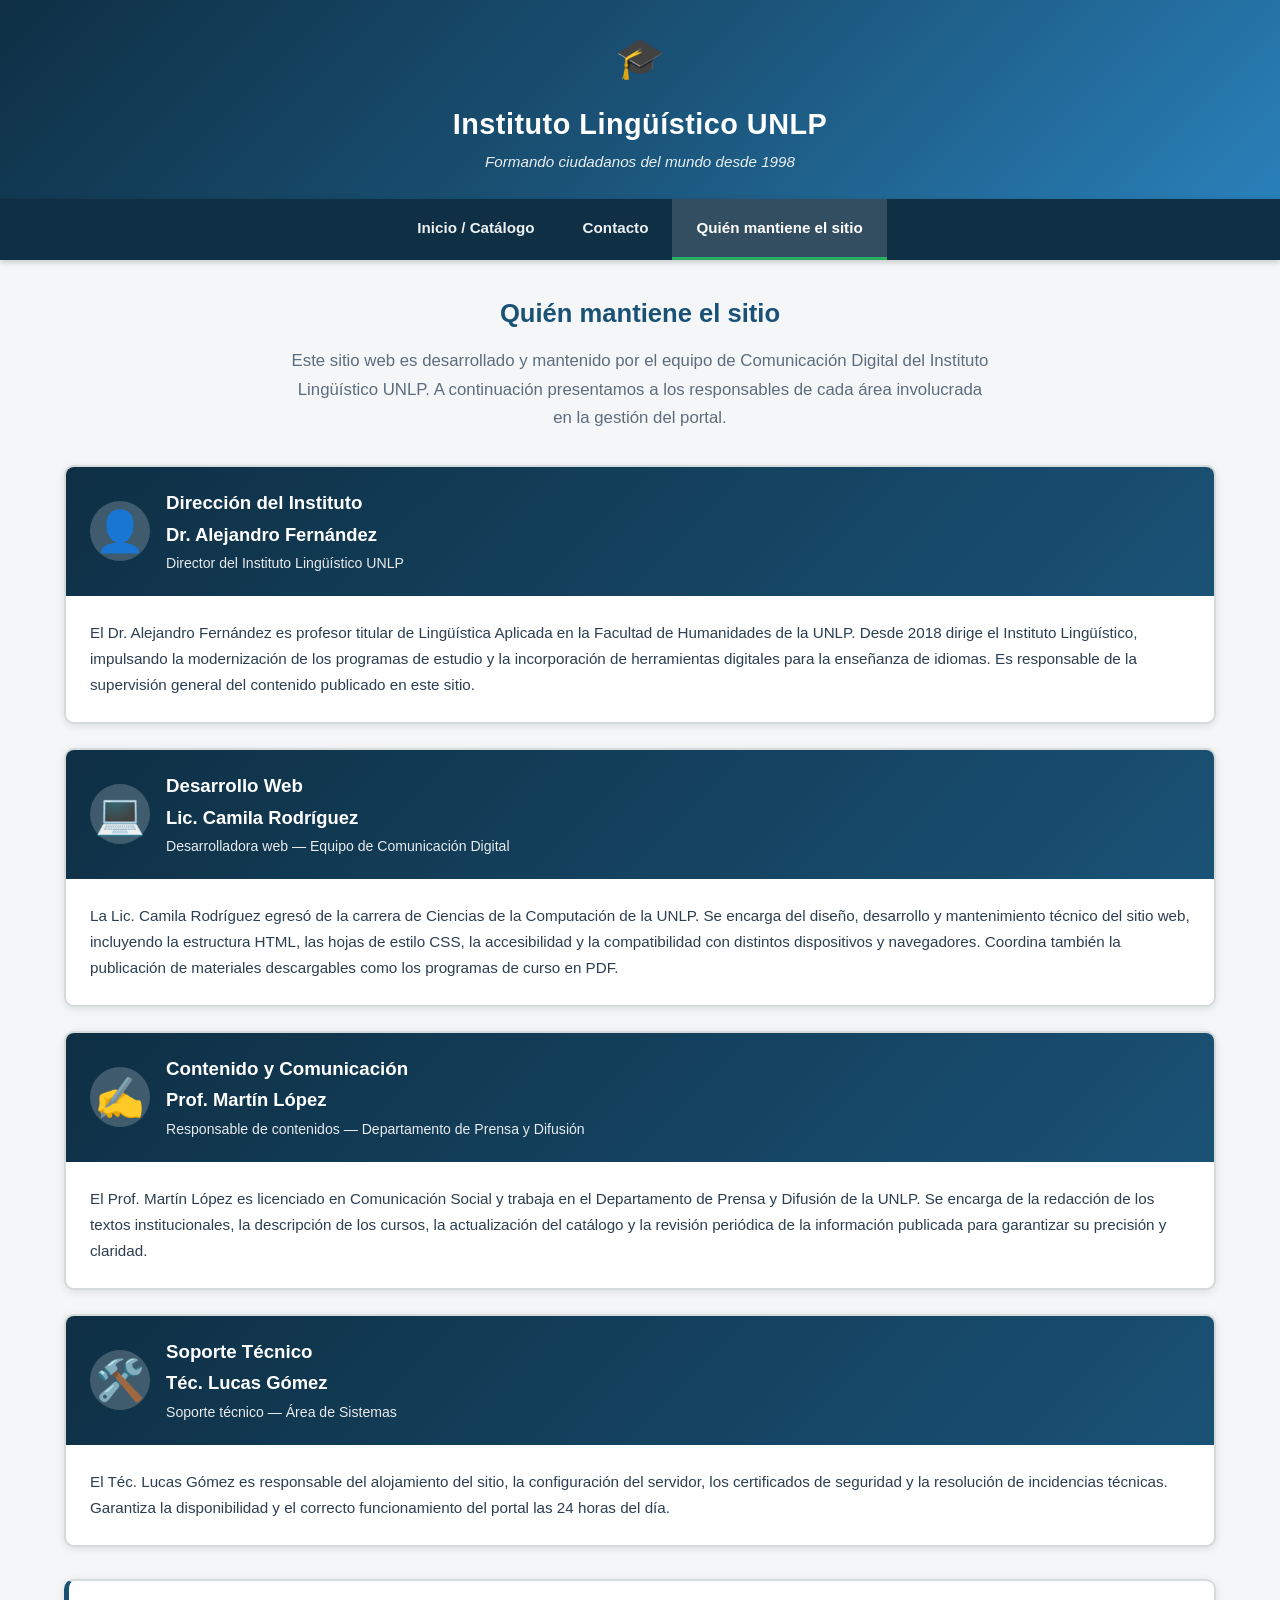
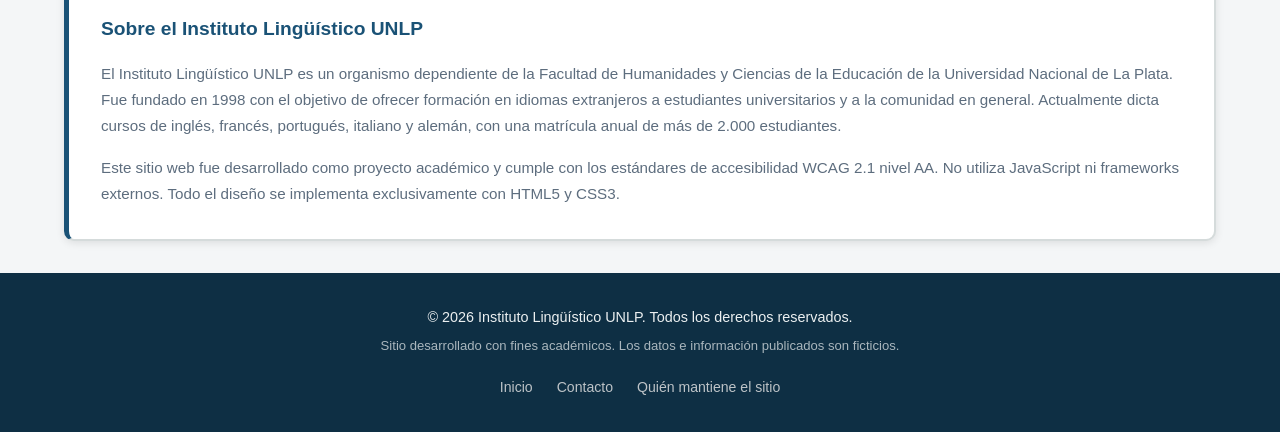
<file: Xioami-MiMo-V2.5-pro/mantenimiento.html>
<!DOCTYPE html>
<html lang="es">
<head>
    <meta charset="UTF-8">
    <meta name="viewport" content="width=device-width, initial-scale=1.0">
    <meta name="description" content="Quién mantiene el sitio - Instituto Lingüístico UNLP. Información sobre el equipo responsable del sitio web.">
    <title>Quién mantiene el sitio - Instituto Lingüístico UNLP</title>
    <link rel="stylesheet" href="estilosIA.css">
</head>
<body>
    <!-- Enlace de salto para accesibilidad -->
    <a href="#contenido-principal" class="skip-link">Saltar al contenido principal</a>

    <!-- Encabezado institucional -->
    <header class="encabezado">
        <div class="contenedor-header">
            <div class="logo-titulo">
                <span class="logo-icono" aria-hidden="true">🎓</span>
                <div>
                    <h1>Instituto Lingüístico UNLP</h1>
                    <p class="eslogan">Formando ciudadanos del mundo desde 1998</p>
                </div>
            </div>
        </div>
    </header>

    <!-- Navegación principal -->
    <nav class="navegacion" aria-label="Navegación principal">
        <input type="checkbox" id="menu-toggle" class="menu-toggle" aria-label="Abrir menú de navegación">
        <label for="menu-toggle" class="menu-hamburguesa" aria-hidden="true">
            <span></span>
            <span></span>
            <span></span>
        </label>
        <ul class="menu">
            <li><a href="index.html">Inicio / Catálogo</a></li>
            <li><a href="contacto.html">Contacto</a></li>
            <li><a href="mantenimiento.html" class="activo" aria-current="page">Quién mantiene el sitio</a></li>
        </ul>
    </nav>

    <!-- Contenido principal -->
    <main class="contenido-principal" id="contenido-principal">
        <section class="seccion-mantenimiento" aria-labelledby="titulo-mantenimiento">
            <h2 id="titulo-mantenimiento">Quién mantiene el sitio</h2>
            <p class="intro-mantenimiento">
                Este sitio web es desarrollado y mantenido por el equipo de Comunicación Digital
                del Instituto Lingüístico UNLP. A continuación presentamos a los responsables
                de cada área involucrada en la gestión del portal.
            </p>

            <!-- Director del instituto -->
            <article class="tarjeta-persona" aria-labelledby="director-titulo">
                <div class="persona-header">
                    <div class="persona-avatar" aria-hidden="true">👤</div>
                    <div>
                        <h3 id="director-titulo">Dirección del Instituto</h3>
                        <p class="persona-nombre">Dr. Alejandro Fernández</p>
                        <p class="persona-cargo">Director del Instituto Lingüístico UNLP</p>
                    </div>
                </div>
                <div class="persona-body">
                    <p>
                        El Dr. Alejandro Fernández es profesor titular de Lingüística Aplicada en la
                        Facultad de Humanidades de la UNLP. Desde 2018 dirige el Instituto Lingüístico,
                        impulsando la modernización de los programas de estudio y la incorporación de
                        herramientas digitales para la enseñanza de idiomas. Es responsable de la
                        supervisión general del contenido publicado en este sitio.
                    </p>
                </div>
            </article>

            <!-- Equipo de desarrollo web -->
            <article class="tarjeta-persona" aria-labelledby="web-titulo">
                <div class="persona-header">
                    <div class="persona-avatar" aria-hidden="true">💻</div>
                    <div>
                        <h3 id="web-titulo">Desarrollo Web</h3>
                        <p class="persona-nombre">Lic. Camila Rodríguez</p>
                        <p class="persona-cargo">Desarrolladora web — Equipo de Comunicación Digital</p>
                    </div>
                </div>
                <div class="persona-body">
                    <p>
                        La Lic. Camila Rodríguez egresó de la carrera de Ciencias de la Computación
                        de la UNLP. Se encarga del diseño, desarrollo y mantenimiento técnico del sitio web,
                        incluyendo la estructura HTML, las hojas de estilo CSS, la accesibilidad y la
                        compatibilidad con distintos dispositivos y navegadores. Coordina también la
                        publicación de materiales descargables como los programas de curso en PDF.
                    </p>
                </div>
            </article>

            <!-- Contenido y comunicación -->
            <article class="tarjeta-persona" aria-labelledby="contenido-titulo">
                <div class="persona-header">
                    <div class="persona-avatar" aria-hidden="true">✍️</div>
                    <div>
                        <h3 id="contenido-titulo">Contenido y Comunicación</h3>
                        <p class="persona-nombre">Prof. Martín López</p>
                        <p class="persona-cargo">Responsable de contenidos — Departamento de Prensa y Difusión</p>
                    </div>
                </div>
                <div class="persona-body">
                    <p>
                        El Prof. Martín López es licenciado en Comunicación Social y trabaja en el
                        Departamento de Prensa y Difusión de la UNLP. Se encarga de la redacción de
                        los textos institucionales, la descripción de los cursos, la actualización del
                        catálogo y la revisión periódica de la información publicada para garantizar
                        su precisión y claridad.
                    </p>
                </div>
            </article>

            <!-- Soporte técnico -->
            <article class="tarjeta-persona" aria-labelledby="soporte-titulo">
                <div class="persona-header">
                    <div class="persona-avatar" aria-hidden="true">🛠️</div>
                    <div>
                        <h3 id="soporte-titulo">Soporte Técnico</h3>
                        <p class="persona-nombre">Téc. Lucas Gómez</p>
                        <p class="persona-cargo">Soporte técnico — Área de Sistemas</p>
                    </div>
                </div>
                <div class="persona-body">
                    <p>
                        El Téc. Lucas Gómez es responsable del alojamiento del sitio, la configuración
                        del servidor, los certificados de seguridad y la resolución de incidencias técnicas.
                        Garantiza la disponibilidad y el correcto funcionamiento del portal las 24 horas
                        del día.
                    </p>
                </div>
            </article>

            <!-- Información institucional -->
            <section class="info-institucional" aria-labelledby="titulo-institucional">
                <h3 id="titulo-institucional">Sobre el Instituto Lingüístico UNLP</h3>
                <p>
                    El Instituto Lingüístico UNLP es un organismo dependiente de la Facultad de Humanidades
                    y Ciencias de la Educación de la Universidad Nacional de La Plata. Fue fundado en 1998
                    con el objetivo de ofrecer formación en idiomas extranjeros a estudiantes universitarios
                    y a la comunidad en general. Actualmente dicta cursos de inglés, francés, portugués,
                    italiano y alemán, con una matrícula anual de más de 2.000 estudiantes.
                </p>
                <p>
                    Este sitio web fue desarrollado como proyecto académico y cumple con los estándares
                    de accesibilidad WCAG 2.1 nivel AA. No utiliza JavaScript ni frameworks externos.
                    Todo el diseño se implementa exclusivamente con HTML5 y CSS3.
                </p>
            </section>
        </section>
    </main>

    <!-- Pie de página -->
    <footer class="pie-pagina">
        <div class="contenedor-footer">
            <p>&copy; 2026 Instituto Lingüístico UNLP. Todos los derechos reservados.</p>
            <p class="aviso-legal">Sitio desarrollado con fines académicos. Los datos e información publicados son ficticios.</p>
            <nav aria-label="Enlaces del pie de página">
                <ul class="menu-footer">
                    <li><a href="index.html">Inicio</a></li>
                    <li><a href="contacto.html">Contacto</a></li>
                    <li><a href="mantenimiento.html">Quién mantiene el sitio</a></li>
                </ul>
            </nav>
        </div>
    </footer>
</body>
</html>
</file>
<file: OpenAI-GPT-5.6-Luna/estilosIA.css>
@charset "UTF-8";

:root {
  --ink: #19243b;
  --muted: #5e6b82;
  --paper: #f7f8fb;
  --white: #ffffff;
  --blue: #3158d8;
  --blue-dark: #1d367f;
  --blue-soft: #e9efff;
  --coral: #ef745e;
  --coral-dark: #a6473a;
  --coral-soft: #fff0ec;
  --line: #dbe1ec;
  --shadow: 0 18px 45px rgba(29, 54, 127, .10);
}

* { box-sizing: border-box; }

html { scroll-behavior: smooth; }

body {
  background: var(--paper);
  color: var(--ink);
  font-family: Inter, ui-sans-serif, system-ui, -apple-system, BlinkMacSystemFont, "Segoe UI", sans-serif;
  line-height: 1.6;
  margin: 0;
}

a { color: inherit; }

a:focus-visible,
button:focus-visible,
input:focus-visible,
select:focus-visible,
textarea:focus-visible,
label:focus-visible {
  outline: 3px solid #f5b93d;
  outline-offset: 4px;
}

.container { margin: 0 auto; max-width: 1160px; padding-left: 32px; padding-right: 32px; }
.narrow-container { max-width: 880px; }
.visually-hidden { clip: rect(0 0 0 0); clip-path: inset(50%); height: 1px; overflow: hidden; position: absolute; white-space: nowrap; width: 1px; }
.skip-link { background: var(--ink); color: var(--white); left: 16px; padding: 10px 16px; position: absolute; top: -60px; z-index: 10; }
.skip-link:focus { top: 16px; }

.site-header { background: var(--white); border-bottom: 1px solid var(--line); }
.header-inner { align-items: center; display: flex; gap: 32px; justify-content: space-between; min-height: 82px; }
.brand { align-items: center; display: inline-flex; gap: 12px; text-decoration: none; }
.brand-mark { align-items: center; background: var(--blue); border-radius: 12px; color: var(--white); display: inline-flex; font-size: 1rem; font-weight: 800; height: 42px; justify-content: center; letter-spacing: -.05em; width: 42px; }
.brand strong, .brand small { display: block; }
.brand strong { font-size: .97rem; letter-spacing: -.02em; }
.brand small { color: var(--muted); font-size: .7rem; letter-spacing: .04em; margin-top: 1px; text-transform: uppercase; }
.main-nav { align-items: center; display: flex; flex-wrap: wrap; gap: 8px; }
.main-nav a { border-radius: 8px; color: var(--muted); font-size: .88rem; padding: 8px 12px; text-decoration: none; }
.main-nav a:hover, .main-nav a.active { background: var(--blue-soft); color: var(--blue-dark); }

.hero { background: var(--blue-dark); color: var(--white); overflow: hidden; padding: 100px 0 108px; position: relative; }
.hero::after { background: var(--blue); border-radius: 50%; content: ""; height: 530px; opacity: .35; position: absolute; right: -180px; top: -250px; width: 530px; }
.hero-grid { align-items: end; display: grid; gap: 70px; grid-template-columns: minmax(0, 1.7fr) minmax(230px, .65fr); position: relative; z-index: 1; }
.eyebrow { color: var(--coral); font-size: .72rem; font-weight: 800; letter-spacing: .16em; margin: 0 0 14px; text-transform: uppercase; }
.hero .eyebrow { color: #b9c9ff; }
h1, h2, h3, p { margin-top: 0; }
h1, h2, h3 { line-height: 1.12; letter-spacing: -.045em; }
h1 { font-size: clamp(2.6rem, 6vw, 5.35rem); margin-bottom: 24px; max-width: 780px; }
h2 { font-size: clamp(2rem, 4vw, 3rem); margin-bottom: 16px; }
h3 { font-size: 1.5rem; margin-bottom: 12px; }
.hero-text { color: #dbe3ff; font-size: 1.1rem; margin-bottom: 32px; max-width: 570px; }
.button { align-items: center; border: 2px solid transparent; border-radius: 8px; display: inline-flex; font-size: .9rem; font-weight: 750; gap: 16px; justify-content: center; padding: 12px 18px; text-decoration: none; transition: transform .2s ease, background-color .2s ease; }
.button:hover { transform: translateY(-2px); }
.button-primary { background: var(--coral); color: var(--white); }
.button-primary:hover { background: #d65d4a; }
.button-light { background: var(--white); color: var(--blue-dark); }
.hero-note { border-left: 1px solid rgba(255, 255, 255, .45); padding: 10px 0 4px 28px; }
.note-number { display: block; font-size: 4.5rem; font-weight: 800; letter-spacing: -.09em; line-height: 1; }
.hero-note p { color: #dbe3ff; font-size: .95rem; max-width: 190px; }
.hero-note .note-line { background: var(--coral); display: block; height: 3px; margin: 28px 0 18px; width: 45px; }
.hero-note .note-small { color: #b9c9ff; font-size: .76rem; }

.catalog-section { padding: 94px 0 100px; }
.section-heading { align-items: end; display: flex; gap: 40px; justify-content: space-between; margin-bottom: 38px; }
.section-heading h2 { margin-bottom: 0; }
.section-intro { color: var(--muted); font-size: .96rem; margin-bottom: 5px; max-width: 270px; }
.catalog-selector { background: var(--white); border: 1px solid var(--line); border-radius: 18px; box-shadow: var(--shadow); overflow: hidden; }
.category-tabs { background: #f0f3f9; display: flex; padding: 7px; }
.category-tab { color: var(--muted); cursor: pointer; flex: 0 0 50%; font-size: .95rem; font-weight: 750; padding: 14px 20px; text-align: center; }
.category-tab span { display: block; font-size: .72rem; font-weight: 500; margin-top: 1px; }
#ingles:checked ~ .category-tabs label[for="ingles"], #frances:checked ~ .category-tabs label[for="frances"] { background: var(--white); border-radius: 10px; box-shadow: 0 3px 12px rgba(25, 36, 59, .08); color: var(--blue-dark); }
.catalog-panels { padding: 28px; }
.course-grid { display: grid; gap: 18px; grid-template-columns: repeat(3, 1fr); }
.course-grid[hidden] { display: none; }
#ingles:checked ~ .catalog-panels .panel-ingles { display: grid; }
#ingles:checked ~ .catalog-panels .panel-frances, #frances:checked ~ .catalog-panels .panel-ingles { display: none; }
#frances:checked ~ .catalog-panels .panel-frances { display: grid; }
.course-card { border: 1px solid var(--line); border-radius: 12px; display: flex; flex-direction: column; min-height: 300px; padding: 24px; position: relative; }
.course-card::before { border-radius: 2px; content: ""; height: 5px; left: 24px; position: absolute; top: 0; width: 50px; }
.course-card-blue::before { background: var(--blue); }
.course-card-coral::before { background: var(--coral); }
.course-topline { align-items: center; color: var(--muted); display: flex; font-size: .72rem; justify-content: space-between; letter-spacing: .08em; margin-bottom: 40px; text-transform: uppercase; }
.course-level { color: var(--blue); font-weight: 800; }
.course-card-coral .course-level { color: var(--coral-dark); }
.course-card p { color: var(--muted); font-size: .9rem; margin-bottom: 24px; }
.download-link, .text-link { color: var(--blue); font-size: .84rem; font-weight: 800; margin-top: auto; text-decoration: none; }
.download-link:hover, .text-link:hover { color: var(--blue-dark); text-decoration: underline; text-underline-offset: 4px; }
.static-note { color: var(--muted); font-size: .78rem; margin: 18px 0 0; }

.callout-section { background: var(--coral); color: var(--white); padding: 62px 0; }
.callout { align-items: center; display: flex; justify-content: space-between; }
.callout .eyebrow { color: #ffe6df; }
.callout h2 { margin-bottom: 0; }

.page-hero { background: var(--blue-dark); color: var(--white); padding: 86px 0 92px; }
.page-hero-coral { background: var(--coral-dark); }
.page-hero h1 { font-size: clamp(2.8rem, 6vw, 4.8rem); margin-bottom: 18px; }
.page-hero p:not(.eyebrow) { color: #e1e7ff; font-size: 1.08rem; max-width: 600px; }
.page-hero-coral p:not(.eyebrow) { color: #ffe5df; }
.form-section, .team-section { padding: 90px 0 105px; }
.form-layout, .team-layout { display: grid; gap: 80px; grid-template-columns: minmax(230px, .8fr) minmax(0, 1.2fr); }
.form-intro h2, .team-copy h2 { font-size: clamp(2rem, 4vw, 3.2rem); }
.form-intro > p:not(.eyebrow), .team-copy > p:not(.eyebrow) { color: var(--muted); font-size: .96rem; }
.contact-detail { align-items: center; border-top: 1px solid var(--line); display: flex; gap: 14px; margin-top: 28px; padding-top: 18px; }
.contact-detail span { align-items: center; background: var(--blue-soft); border-radius: 50%; color: var(--blue); display: flex; font-size: 1.2rem; height: 38px; justify-content: center; width: 38px; }
.contact-detail p { color: var(--muted); font-size: .82rem; margin-bottom: 0; }
.contact-detail strong { color: var(--ink); font-size: .85rem; }
.contact-form { background: var(--white); border: 1px solid var(--line); border-radius: 14px; box-shadow: var(--shadow); padding: 32px; }
.form-field { margin-bottom: 20px; }
.form-field label { display: block; font-size: .82rem; font-weight: 750; margin-bottom: 7px; }
.form-field label span, .required-note span { color: var(--coral-dark); }
.form-field input, .form-field select, .form-field textarea { background: var(--white); border: 1px solid #bdc7d8; border-radius: 6px; color: var(--ink); font: inherit; font-size: .9rem; padding: 11px 12px; width: 100%; }
.form-field textarea { min-height: 120px; resize: vertical; }
.form-field input:hover, .form-field select:hover, .form-field textarea:hover { border-color: var(--blue); }
.required-note { color: var(--muted); font-size: .75rem; margin: 14px 0 0; }
.team-badge { align-items: center; background: var(--blue-soft); border-radius: 50%; color: var(--blue); display: flex; flex-direction: column; height: 250px; justify-content: center; justify-self: center; transform: rotate(-5deg); width: 250px; }
.team-badge span { font-size: 4.8rem; font-weight: 850; letter-spacing: -.12em; line-height: 1; }
.team-badge small { font-size: .7rem; font-weight: 800; letter-spacing: .14em; margin-top: 9px; text-transform: uppercase; }
.team-copy > p:not(.eyebrow) { line-height: 1.75; }
.team-copy .text-link { display: inline-block; margin-top: 14px; }
.values-section { background: var(--white); padding: 88px 0 100px; }
.values-grid { display: grid; gap: 18px; grid-template-columns: repeat(3, 1fr); margin-top: 34px; }
.values-grid article { border-top: 3px solid var(--coral); padding: 20px 0; }
.value-number { color: var(--coral-dark); font-size: .75rem; font-weight: 800; letter-spacing: .12em; }
.values-grid h3 { font-size: 1.4rem; margin: 16px 0 8px; }
.values-grid p { color: var(--muted); font-size: .88rem; margin: 0; }

.site-footer { background: var(--ink); color: var(--white); padding: 30px 0; }
.footer-inner { align-items: center; display: flex; font-size: .78rem; justify-content: space-between; }
.footer-inner p { margin: 0; }
.footer-inner strong { font-size: .88rem; }
.footer-inner span { color: #aab5ca; }
.footer-credit { color: #aab5ca; text-align: right; }
.footer-credit a { color: var(--white); text-underline-offset: 3px; }

@media (max-width: 800px) {
  .container { padding-left: 22px; padding-right: 22px; }
  .header-inner { align-items: flex-start; flex-direction: column; gap: 13px; padding-bottom: 17px; padding-top: 17px; }
  .main-nav { gap: 2px; width: 100%; }
  .main-nav a { font-size: .78rem; padding: 7px 8px; }
  .hero { padding: 72px 0 80px; }
  .hero-grid, .form-layout, .team-layout { gap: 42px; grid-template-columns: 1fr; }
  .hero-note { justify-self: start; }
  .course-grid, .values-grid { grid-template-columns: 1fr; }
  .course-card { min-height: 0; }
  .section-heading { align-items: start; flex-direction: column; gap: 10px; }
  .section-intro { margin-bottom: 0; max-width: 440px; }
  .callout { align-items: start; flex-direction: column; gap: 26px; }
  .team-badge { height: 190px; width: 190px; }
  .team-badge span { font-size: 3.5rem; }
  .footer-inner { align-items: flex-start; flex-direction: column; gap: 20px; }
  .footer-credit { text-align: left; }
}

@media (max-width: 420px) {
  h1 { font-size: 2.7rem; }
  .catalog-panels { padding: 16px; }
  .category-tab { font-size: .83rem; padding: 12px 8px; }
  .course-card { padding: 20px; }
  .contact-form { padding: 22px; }
}

@media (prefers-reduced-motion: reduce) {
  *, *::before, *::after { scroll-behavior: auto !important; transition-duration: .01ms !important; }
}
</file>
<file: Xioami-MiMo-V2.5-pro/estilosIA.css>
/* ============================================
   estilosIA.css
   Instituto Lingüístico UNLP — Hoja de estilos
   Solo HTML + CSS, sin JavaScript
   ============================================ */

/* === RESET Y BASE === */
*,
*::before,
*::after {
    box-sizing: border-box;
    margin: 0;
    padding: 0;
}

:root {
    --color-primario: #1a5276;
    --color-primario-claro: #2980b9;
    --color-primario-oscuro: #0e2f44;
    --color-secundario: #27ae60;
    --color-secundario-oscuro: #1e8449;
    --color-ingles: #1a5276;
    --color-ingles-claro: #d4e6f1;
    --color-frances: #7d3c98;
    --color-frances-claro: #e8daef;
    --color-fondo: #f4f6f7;
    --color-fondo-tarjeta: #ffffff;
    --color-texto: #2c3e50;
    --color-texto-claro: #5d6d7e;
    --color-borde: #d5dbdb;
    --color-error: #c0392b;
    --radio-borde: 10px;
    --sombra-tarjeta: 0 2px 8px rgba(0, 0, 0, 0.1);
    --sombra-hover: 0 6px 20px rgba(0, 0, 0, 0.15);
    --transicion: 0.3s ease;
    --max-anchura: 1200px;
}

html {
    scroll-behavior: smooth;
}

body {
    font-family: 'Segoe UI', 'Helvetica Neue', Arial, sans-serif;
    background-color: var(--color-fondo);
    color: var(--color-texto);
    line-height: 1.7;
    min-height: 100vh;
    display: flex;
    flex-direction: column;
}

a {
    color: var(--color-primario-claro);
    text-decoration: none;
    transition: color var(--transicion);
}

a:hover,
a:focus-visible {
    color: var(--color-secundario);
    text-decoration: underline;
}

a:focus-visible {
    outline: 3px solid var(--color-primario-claro);
    outline-offset: 3px;
    border-radius: 3px;
}

ul {
    list-style: none;
}

img {
    max-width: 100%;
    height: auto;
}

/* === ENCABEZADO === */
.encabezado {
    background: linear-gradient(135deg, var(--color-primario-oscuro) 0%, var(--color-primario) 50%, var(--color-primario-claro) 100%);
    color: #ffffff;
    padding: 1.5rem 1rem;
    text-align: center;
}

.contenedor-header {
    max-width: var(--max-anchura);
    margin: 0 auto;
}

.logo-titulo {
    display: flex;
    flex-direction: column;
    align-items: center;
    gap: 0.5rem;
}

.logo-icono {
    font-size: 2.5rem;
}

.encabezado h1 {
    font-size: 1.8rem;
    font-weight: 700;
    letter-spacing: 0.5px;
}

.eslogan {
    font-size: 0.95rem;
    opacity: 0.9;
    font-style: italic;
}

/* === NAVEGACIÓN === */
.navegacion {
    background-color: var(--color-primario-oscuro);
    position: sticky;
    top: 0;
    z-index: 1000;
    box-shadow: 0 2px 6px rgba(0, 0, 0, 0.2);
}

.menu-toggle {
    display: none;
}

.menu-hamburguesa {
    display: none;
    flex-direction: column;
    gap: 5px;
    cursor: pointer;
    padding: 0.75rem 1rem;
}

.menu-hamburguesa span {
    display: block;
    width: 28px;
    height: 3px;
    background-color: #ffffff;
    border-radius: 2px;
    transition: var(--transicion);
}

.menu {
    display: flex;
    justify-content: center;
    max-width: var(--max-anchura);
    margin: 0 auto;
}

.menu li a {
    display: block;
    padding: 1rem 1.5rem;
    color: #ecf0f1;
    font-weight: 600;
    font-size: 0.95rem;
    transition: background-color var(--transicion), color var(--transicion);
    text-decoration: none;
    border-bottom: 3px solid transparent;
}

.menu li a:hover,
.menu li a:focus-visible {
    background-color: rgba(255, 255, 255, 0.1);
    color: #ffffff;
    text-decoration: none;
    border-bottom-color: var(--color-secundario);
}

.menu li a.activo {
    background-color: rgba(255, 255, 255, 0.15);
    color: #ffffff;
    border-bottom-color: var(--color-secundario);
}

/* === CONTENIDO PRINCIPAL === */
.contenido-principal {
    flex: 1;
    max-width: var(--max-anchura);
    margin: 0 auto;
    padding: 2rem 1.5rem;
    width: 100%;
}

/* === SECCIÓN BIENVENIDA === */
.bienvenida {
    background-color: var(--color-fondo-tarjeta);
    border-radius: var(--radio-borde);
    padding: 2rem;
    margin-bottom: 2.5rem;
    box-shadow: var(--sombra-tarjeta);
    border-left: 5px solid var(--color-primario);
}

.bienvenida h2 {
    color: var(--color-primario);
    font-size: 1.6rem;
    margin-bottom: 0.75rem;
}

.bienvenida p {
    font-size: 1.05rem;
    color: var(--color-texto-claro);
}

/* === CATÁLOGO DE CURSOS === */
.catalogo {
    margin-bottom: 2.5rem;
}

.catalogo > h2 {
    color: var(--color-primario);
    font-size: 1.6rem;
    margin-bottom: 1.5rem;
    text-align: center;
}

/* Selector de categoría */
.selector-categoria {
    display: flex;
    justify-content: center;
    flex-wrap: wrap;
    gap: 0.5rem;
    margin-bottom: 2rem;
}

.radio-categoria {
    position: absolute;
    opacity: 0;
    width: 0;
    height: 0;
    pointer-events: none;
}

.etiqueta-categoria {
    display: inline-block;
    padding: 0.6rem 1.5rem;
    background-color: var(--color-fondo-tarjeta);
    color: var(--color-texto);
    border: 2px solid var(--color-borde);
    border-radius: 50px;
    font-size: 0.95rem;
    font-weight: 600;
    cursor: pointer;
    transition: all var(--transicion);
    user-select: none;
}

.etiqueta-categoria:hover {
    border-color: var(--color-primario-claro);
    color: var(--color-primario);
}

.catalogo:has(#cat-todos:focus-visible) label[for="cat-todos"],
.catalogo:has(#cat-ingles:focus-visible) label[for="cat-ingles"],
.catalogo:has(#cat-frances:focus-visible) label[for="cat-frances"] {
    outline: 3px solid var(--color-primario-claro);
    outline-offset: 2px;
}

.catalogo:has(#cat-todos:checked) label[for="cat-todos"],
.catalogo:has(#cat-ingles:checked) label[for="cat-ingles"],
.catalogo:has(#cat-frances:checked) label[for="cat-frances"] {
    background-color: var(--color-primario);
    color: #ffffff;
    border-color: var(--color-primario);
}

.catalogo:has(#cat-ingles:checked) label[for="cat-ingles"] {
    background-color: var(--color-ingles);
    border-color: var(--color-ingles);
}

.catalogo:has(#cat-frances:checked) label[for="cat-frances"] {
    background-color: var(--color-frances);
    border-color: var(--color-frances);
}

/* === LÓGICA DE FILTRADO POR CATEGORÍA (solo CSS) === */
.grilla-cursos {
    display: grid;
    grid-template-columns: repeat(auto-fill, minmax(340px, 1fr));
    gap: 1.5rem;
}

/* Por defecto (Todos): mostrar todo */

/* Si se selecciona Inglés: ocultar francés */
#cat-ingles:checked ~ .grilla-cursos .tarjeta-frances {
    display: none;
}

/* Si se selecciona Francés: ocultar inglés */
#cat-frances:checked ~ .grilla-cursos .tarjeta-ingles {
    display: none;
}

/* === TARJETAS DE CURSO === */
.tarjeta-curso {
    background-color: var(--color-fondo-tarjeta);
    border: 2px solid var(--color-borde);
    border-radius: var(--radio-borde);
    overflow: hidden;
    box-shadow: var(--sombra-tarjeta);
    transition: transform var(--transicion), box-shadow var(--transicion);
    display: flex;
    flex-direction: column;
}

.tarjeta-curso:hover {
    transform: translateY(-4px);
    box-shadow: var(--sombra-hover);
}

.encabezado-tarjeta {
    padding: 1rem 1.25rem;
    color: #ffffff;
    position: relative;
}

.encabezado-ingles {
    background: linear-gradient(135deg, #1a5276, #2980b9);
}

.encabezado-frances {
    background: linear-gradient(135deg, #6c3483, #8e44ad);
}

.encabezado-tarjeta h3 {
    font-size: 1.25rem;
    margin-top: 0.3rem;
    font-weight: 700;
}

.badge-idioma {
    display: inline-block;
    background-color: rgba(255, 255, 255, 0.25);
    padding: 0.15rem 0.75rem;
    border-radius: 50px;
    font-size: 0.75rem;
    font-weight: 700;
    text-transform: uppercase;
    letter-spacing: 1px;
}

.cuerpo-tarjeta {
    padding: 1.25rem;
    display: flex;
    flex-direction: column;
    flex: 1;
}

.nivel-curso {
    margin-bottom: 0.5rem;
    font-size: 0.9rem;
    color: var(--color-texto-claro);
}

.descripcion-curso {
    margin-bottom: 1rem;
    font-size: 0.95rem;
    color: var(--color-texto);
    flex: 1;
}

.detalles-curso {
    margin-bottom: 1.25rem;
    padding-left: 0;
}

.detalles-curso li {
    padding: 0.25rem 0;
    font-size: 0.88rem;
    color: var(--color-texto-claro);
    border-bottom: 1px solid var(--color-fondo);
}

.detalles-curso li:last-child {
    border-bottom: none;
}

.boton-descargar {
    display: inline-block;
    background-color: var(--color-secundario);
    color: #ffffff;
    padding: 0.7rem 1.25rem;
    border-radius: 6px;
    font-weight: 600;
    font-size: 0.95rem;
    text-align: center;
    transition: background-color var(--transicion), transform var(--transicion);
    text-decoration: none;
    margin-top: auto;
}

.boton-descargar:hover,
.boton-descargar:focus-visible {
    background-color: var(--color-secundario-oscuro);
    color: #ffffff;
    text-decoration: none;
    transform: scale(1.02);
}

/* === SECCIÓN INFORMACIÓN ADICIONAL === */
.info-adicional {
    margin-bottom: 2.5rem;
}

.info-adicional > h2 {
    color: var(--color-primario);
    font-size: 1.6rem;
    margin-bottom: 1.5rem;
    text-align: center;
}

.grilla-info {
    display: grid;
    grid-template-columns: repeat(auto-fill, minmax(280px, 1fr));
    gap: 1.5rem;
}

.tarjeta-info {
    background-color: var(--color-fondo-tarjeta);
    border: 2px solid var(--color-borde);
    border-radius: var(--radio-borde);
    padding: 1.5rem;
    box-shadow: var(--sombra-tarjeta);
    text-align: center;
    transition: transform var(--transicion);
}

.tarjeta-info:hover {
    transform: translateY(-3px);
}

.icono-info {
    font-size: 2.5rem;
    display: block;
    margin-bottom: 0.75rem;
}

.tarjeta-info h3 {
    color: var(--color-primario);
    font-size: 1.1rem;
    margin-bottom: 0.5rem;
}

.tarjeta-info p {
    font-size: 0.92rem;
    color: var(--color-texto-claro);
}

/* === SECCIÓN CONTACTO === */
.seccion-contacto {
    max-width: var(--max-anchura);
    margin: 0 auto;
}

.seccion-contacto > h2 {
    color: var(--color-primario);
    font-size: 1.6rem;
    margin-bottom: 0.75rem;
    text-align: center;
}

.intro-contacto {
    text-align: center;
    max-width: 700px;
    margin: 0 auto 2rem;
    color: var(--color-texto-claro);
    font-size: 1.05rem;
}

.contacto-layout {
    display: grid;
    grid-template-columns: 1fr 1fr;
    gap: 2rem;
    align-items: flex-start;
}

.contenedor-formulario {
    background-color: var(--color-fondo-tarjeta);
    border: 2px solid var(--color-borde);
    border-radius: var(--radio-borde);
    padding: 2rem;
    box-shadow: var(--sombra-tarjeta);
}

.contenedor-formulario h3 {
    color: var(--color-primario);
    font-size: 1.2rem;
    margin-bottom: 0.5rem;
}

.aviso-demo {
    background-color: #fef9e7;
    border-left: 4px solid #f39c12;
    padding: 0.75rem 1rem;
    margin-bottom: 1.5rem;
    font-size: 0.88rem;
    border-radius: 0 6px 6px 0;
    color: #7d6608;
}

.formulario-contacto {
    display: flex;
    flex-direction: column;
    gap: 1.25rem;
}

.campo-formulario label {
    display: block;
    font-weight: 600;
    margin-bottom: 0.35rem;
    font-size: 0.92rem;
    color: var(--color-texto);
}

.obligatorio {
    color: var(--color-error);
    font-weight: 700;
}

.campo-formulario input[type="text"],
.campo-formulario input[type="email"],
.campo-formulario select,
.campo-formulario textarea {
    width: 100%;
    padding: 0.7rem 0.9rem;
    border: 2px solid var(--color-borde);
    border-radius: 6px;
    font-size: 0.95rem;
    font-family: inherit;
    color: var(--color-texto);
    background-color: #ffffff;
    transition: border-color var(--transicion), box-shadow var(--transicion);
}

.campo-formulario input:focus-visible,
.campo-formulario select:focus-visible,
.campo-formulario textarea:focus-visible {
    border-color: var(--color-primario-claro);
    box-shadow: 0 0 0 3px rgba(41, 128, 185, 0.25);
    outline: none;
}

.campo-formulario textarea {
    resize: vertical;
    min-height: 120px;
}

.boton-enviar {
    display: inline-block;
    background-color: var(--color-primario);
    color: #ffffff;
    padding: 0.8rem 2rem;
    border: none;
    border-radius: 6px;
    font-size: 1rem;
    font-weight: 700;
    font-family: inherit;
    cursor: pointer;
    transition: background-color var(--transicion), transform var(--transicion);
    align-self: flex-start;
}

.boton-enviar:hover,
.boton-enviar:focus-visible {
    background-color: var(--color-primario-claro);
    transform: scale(1.02);
}

.boton-enviar:focus-visible {
    outline: 3px solid var(--color-primario-claro);
    outline-offset: 3px;
}

/* Info contacto directo */
.info-contacto-directo {
    background-color: var(--color-fondo-tarjeta);
    border: 2px solid var(--color-borde);
    border-radius: var(--radio-borde);
    padding: 2rem;
    box-shadow: var(--sombra-tarjeta);
}

.info-contacto-directo h3 {
    color: var(--color-primario);
    font-size: 1.15rem;
    margin-bottom: 1rem;
}

.info-contacto-directo address {
    font-style: normal;
}

.lista-contacto {
    display: flex;
    flex-direction: column;
    gap: 1rem;
    margin-bottom: 1.5rem;
}

.lista-contacto li {
    display: flex;
    gap: 0.5rem;
    flex-direction: column;
    padding-bottom: 0.75rem;
    border-bottom: 1px solid var(--color-fondo);
}

.lista-contacto li:last-child {
    border-bottom: none;
    padding-bottom: 0;
}

.lista-contacto li strong {
    color: var(--color-primario);
    font-size: 0.95rem;
}

.lista-contacto li span {
    color: var(--color-texto-claro);
    font-size: 0.92rem;
    padding-left: 1.75rem;
}

.info-contacto-directo > p {
    font-size: 0.95rem;
    color: var(--color-texto-claro);
    line-height: 1.6;
}

/* === SECCIÓN MANTENIMIENTO === */
.seccion-mantenimiento > h2 {
    color: var(--color-primario);
    font-size: 1.6rem;
    margin-bottom: 0.75rem;
    text-align: center;
}

.intro-mantenimiento {
    text-align: center;
    max-width: 700px;
    margin: 0 auto 2rem;
    color: var(--color-texto-claro);
    font-size: 1.05rem;
}

.tarjeta-persona {
    background-color: var(--color-fondo-tarjeta);
    border: 2px solid var(--color-borde);
    border-radius: var(--radio-borde);
    overflow: hidden;
    box-shadow: var(--sombra-tarjeta);
    margin-bottom: 1.5rem;
    transition: transform var(--transicion), box-shadow var(--transicion);
}

.tarjeta-persona:hover {
    transform: translateY(-3px);
    box-shadow: var(--sombra-hover);
}

.persona-header {
    display: flex;
    align-items: center;
    gap: 1rem;
    padding: 1.25rem 1.5rem;
    background: linear-gradient(135deg, var(--color-primario-oscuro), var(--color-primario));
    color: #ffffff;
}

.persona-avatar {
    font-size: 2.5rem;
    width: 60px;
    height: 60px;
    display: flex;
    align-items: center;
    justify-content: center;
    background-color: rgba(255, 255, 255, 0.2);
    border-radius: 50%;
    flex-shrink: 0;
}

.persona-nombre {
    font-size: 1.15rem;
    font-weight: 700;
    margin-bottom: 0.15rem;
}

.persona-cargo {
    font-size: 0.88rem;
    opacity: 0.9;
}

.persona-body {
    padding: 1.5rem;
}

.persona-body p {
    font-size: 0.95rem;
    color: var(--color-texto);
    line-height: 1.7;
}

.info-institucional {
    background-color: var(--color-fondo-tarjeta);
    border: 2px solid var(--color-borde);
    border-radius: var(--radio-borde);
    padding: 2rem;
    margin-top: 2rem;
    box-shadow: var(--sombra-tarjeta);
    border-left: 5px solid var(--color-primario);
}

.info-institucional h3 {
    color: var(--color-primario);
    font-size: 1.2rem;
    margin-bottom: 1rem;
}

.info-institucional p {
    font-size: 0.95rem;
    color: var(--color-texto-claro);
    margin-bottom: 1rem;
}

.info-institucional p:last-child {
    margin-bottom: 0;
}

/* === PIE DE PÁGINA === */
.pie-pagina {
    background-color: var(--color-primario-oscuro);
    color: #ecf0f1;
    padding: 2rem 1rem;
    text-align: center;
    margin-top: auto;
}

.contenedor-footer {
    max-width: var(--max-anchura);
    margin: 0 auto;
}

.pie-pagina p {
    font-size: 0.9rem;
    margin-bottom: 0.35rem;
}

.aviso-legal {
    opacity: 0.7;
    font-size: 0.82rem !important;
}

.menu-footer {
    display: flex;
    justify-content: center;
    gap: 1.5rem;
    margin-top: 1rem;
}

.menu-footer li a {
    color: #bdc3c7;
    font-size: 0.88rem;
    transition: color var(--transicion);
}

.menu-footer li a:hover,
.menu-footer li a:focus-visible {
    color: #ffffff;
}

/* ============================================
   RESPONSIVE — TABLETS (max-width: 768px)
   ============================================ */
@media (max-width: 768px) {
    .encabezado h1 {
        font-size: 1.4rem;
    }

    .eslogan {
        font-size: 0.85rem;
    }

    /* Menú hamburguesa */
    .menu-hamburguesa {
        display: flex;
    }

    .menu {
        flex-direction: column;
        display: none;
    }

    .menu-toggle:checked ~ .menu {
        display: flex;
    }

    .menu li a {
        padding: 0.85rem 1rem;
        border-bottom: 1px solid rgba(255, 255, 255, 0.1);
        border-left: 3px solid transparent;
        border-bottom-width: 1px;
    }

    .menu li a:hover,
    .menu li a.activo {
        border-left-color: var(--color-secundario);
        border-bottom-color: rgba(255, 255, 255, 0.1);
    }

    .menu-hamburguesa {
        padding: 0.75rem;
        position: absolute;
        top: 0;
        right: 0;
    }

    .navegacion {
        position: relative;
    }

    /* Grillas */
    .grilla-cursos {
        grid-template-columns: 1fr;
    }

    .grilla-info {
        grid-template-columns: 1fr;
    }

    .contacto-layout {
        grid-template-columns: 1fr;
    }

    /* Tarjetas persona */
    .persona-header {
        flex-direction: column;
        text-align: center;
    }

    .persona-avatar {
        width: 50px;
        height: 50px;
        font-size: 2rem;
    }
}

/* ============================================
   RESPONSIVE — CELULARES (max-width: 480px)
   ============================================ */
@media (max-width: 480px) {
    .encabezado {
        padding: 1rem 0.75rem;
    }

    .encabezado h1 {
        font-size: 1.15rem;
    }

    .logo-icono {
        font-size: 2rem;
    }

    .contenido-principal {
        padding: 1rem 0.75rem;
    }

    .bienvenida {
        padding: 1.25rem;
    }

    .bienvenida h2,
    .catalogo > h2,
    .info-adicional > h2,
    .seccion-contacto > h2,
    .seccion-mantenimiento > h2 {
        font-size: 1.3rem;
    }

    .etiqueta-categoria {
        padding: 0.5rem 1rem;
        font-size: 0.85rem;
    }

    .contenedor-formulario,
    .info-contacto-directo {
        padding: 1.25rem;
    }

    .menu-footer {
        flex-direction: column;
        gap: 0.75rem;
    }

    .pie-pagina {
        padding: 1.5rem 0.75rem;
    }
}

/* === ACCESIBILIDAD: foco visible global === */
:focus-visible {
    outline: 3px solid var(--color-primario-claro);
    outline-offset: 2px;
}

/* === SALTO DE ENLACE (skip link) oculto === */
.skip-link {
    position: absolute;
    top: -100%;
    left: 0;
    background-color: var(--color-primario);
    color: #ffffff;
    padding: 0.75rem 1.5rem;
    z-index: 9999;
    font-weight: 700;
    font-size: 0.95rem;
    text-decoration: none;
    border-radius: 0 0 var(--radio-borde) 0;
}

.skip-link:focus {
    top: 0;
}

/* === MODO ALTO CONTRASTE (respeta preferencia del sistema) === */
@media (prefers-contrast: high) {
    :root {
        --color-borde: #000000;
        --color-texto: #000000;
        --color-texto-claro: #1a1a1a;
    }

    .tarjeta-curso,
    .tarjeta-info,
    .tarjeta-persona {
        border-width: 3px;
        border-color: #000000;
    }

    .boton-descargar,
    .boton-enviar {
        border: 2px solid #000000;
    }
}

/* === MODO OSCURO (respeta preferencia del sistema) === */
@media (prefers-color-scheme: dark) {
    :root {
        --color-fondo: #1a1a2e;
        --color-fondo-tarjeta: #16213e;
        --color-texto: #eaeaea;
        --color-texto-claro: #b0b0b0;
        --color-borde: #2c3e50;
    }

    .campo-formulario input[type="text"],
    .campo-formulario input[type="email"],
    .campo-formulario select,
    .campo-formulario textarea {
        background-color: #1a1a2e;
        color: #eaeaea;
        border-color: #2c3e50;
    }

    .aviso-demo {
        background-color: #3e3210;
        color: #f0d060;
        border-left-color: #f39c12;
    }

    .etiqueta-categoria {
        background-color: var(--color-fondo-tarjeta);
        color: var(--color-texto);
    }
}
</file>
